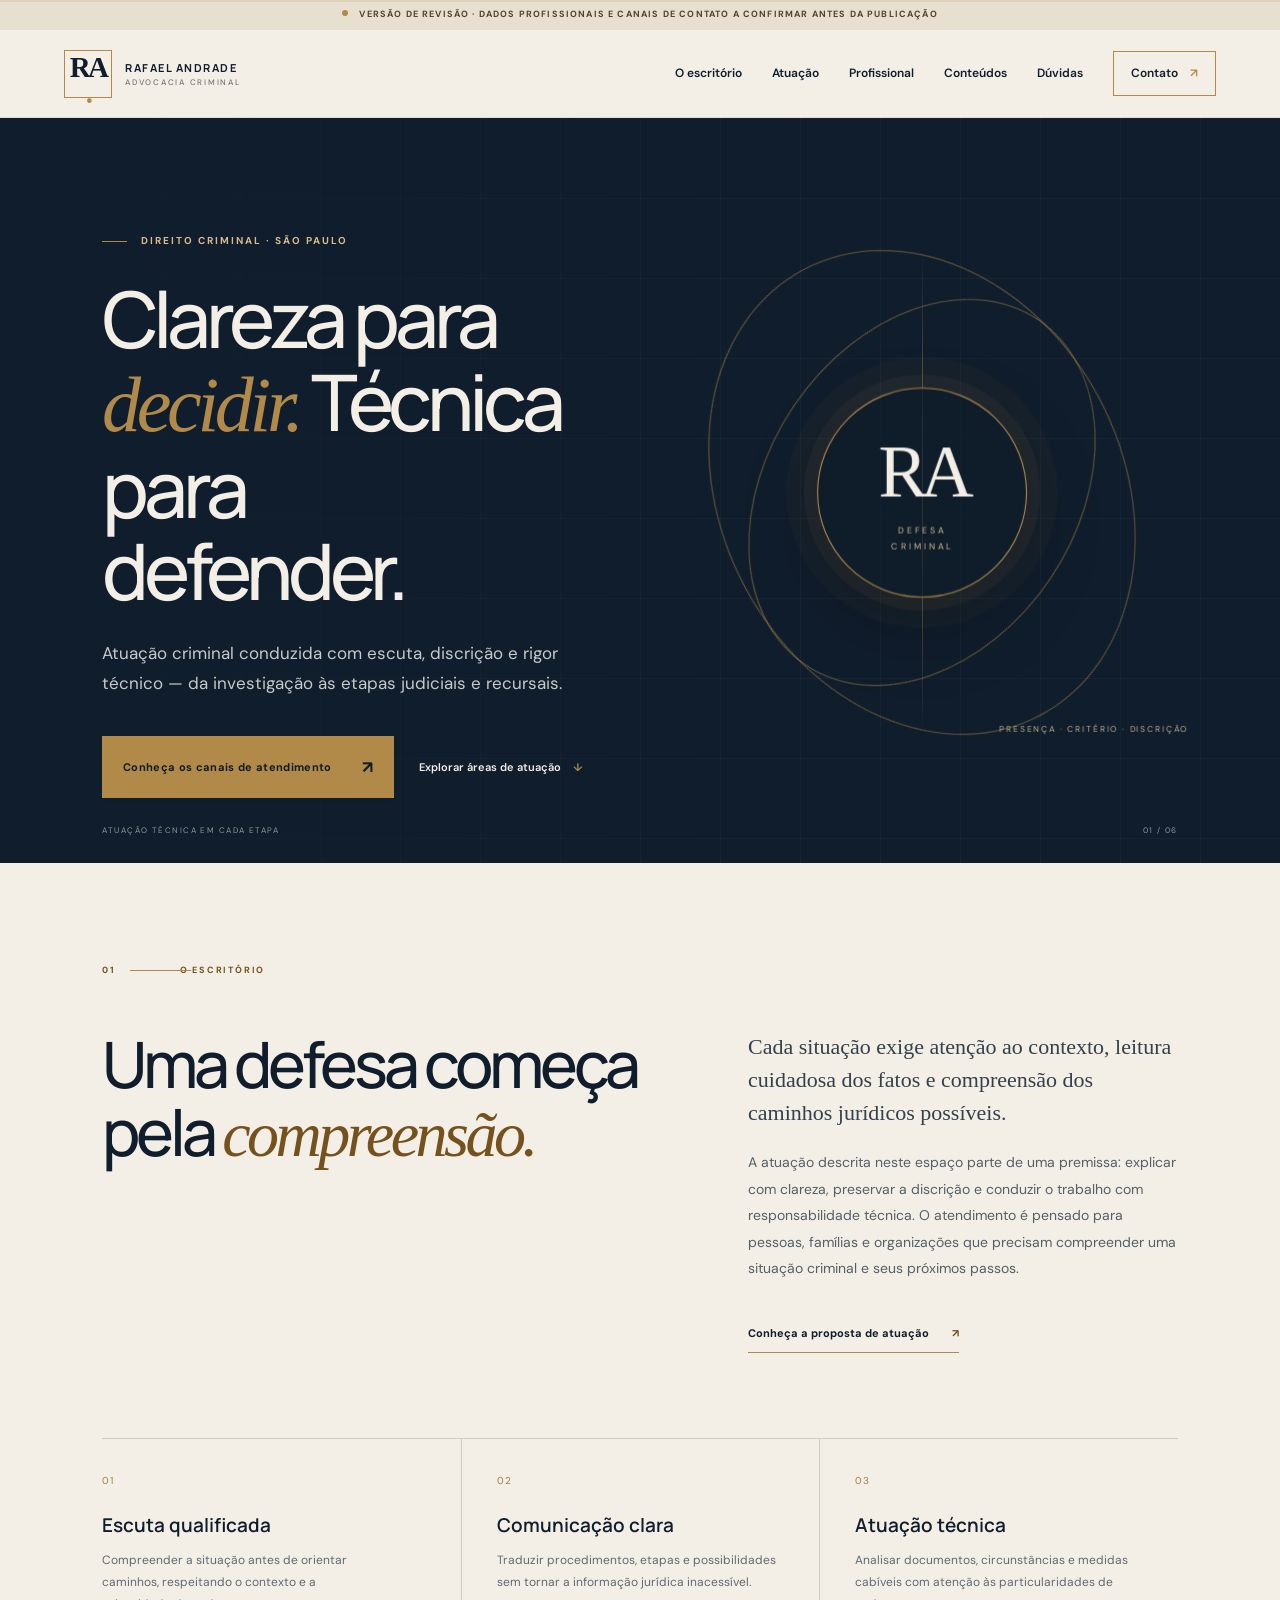
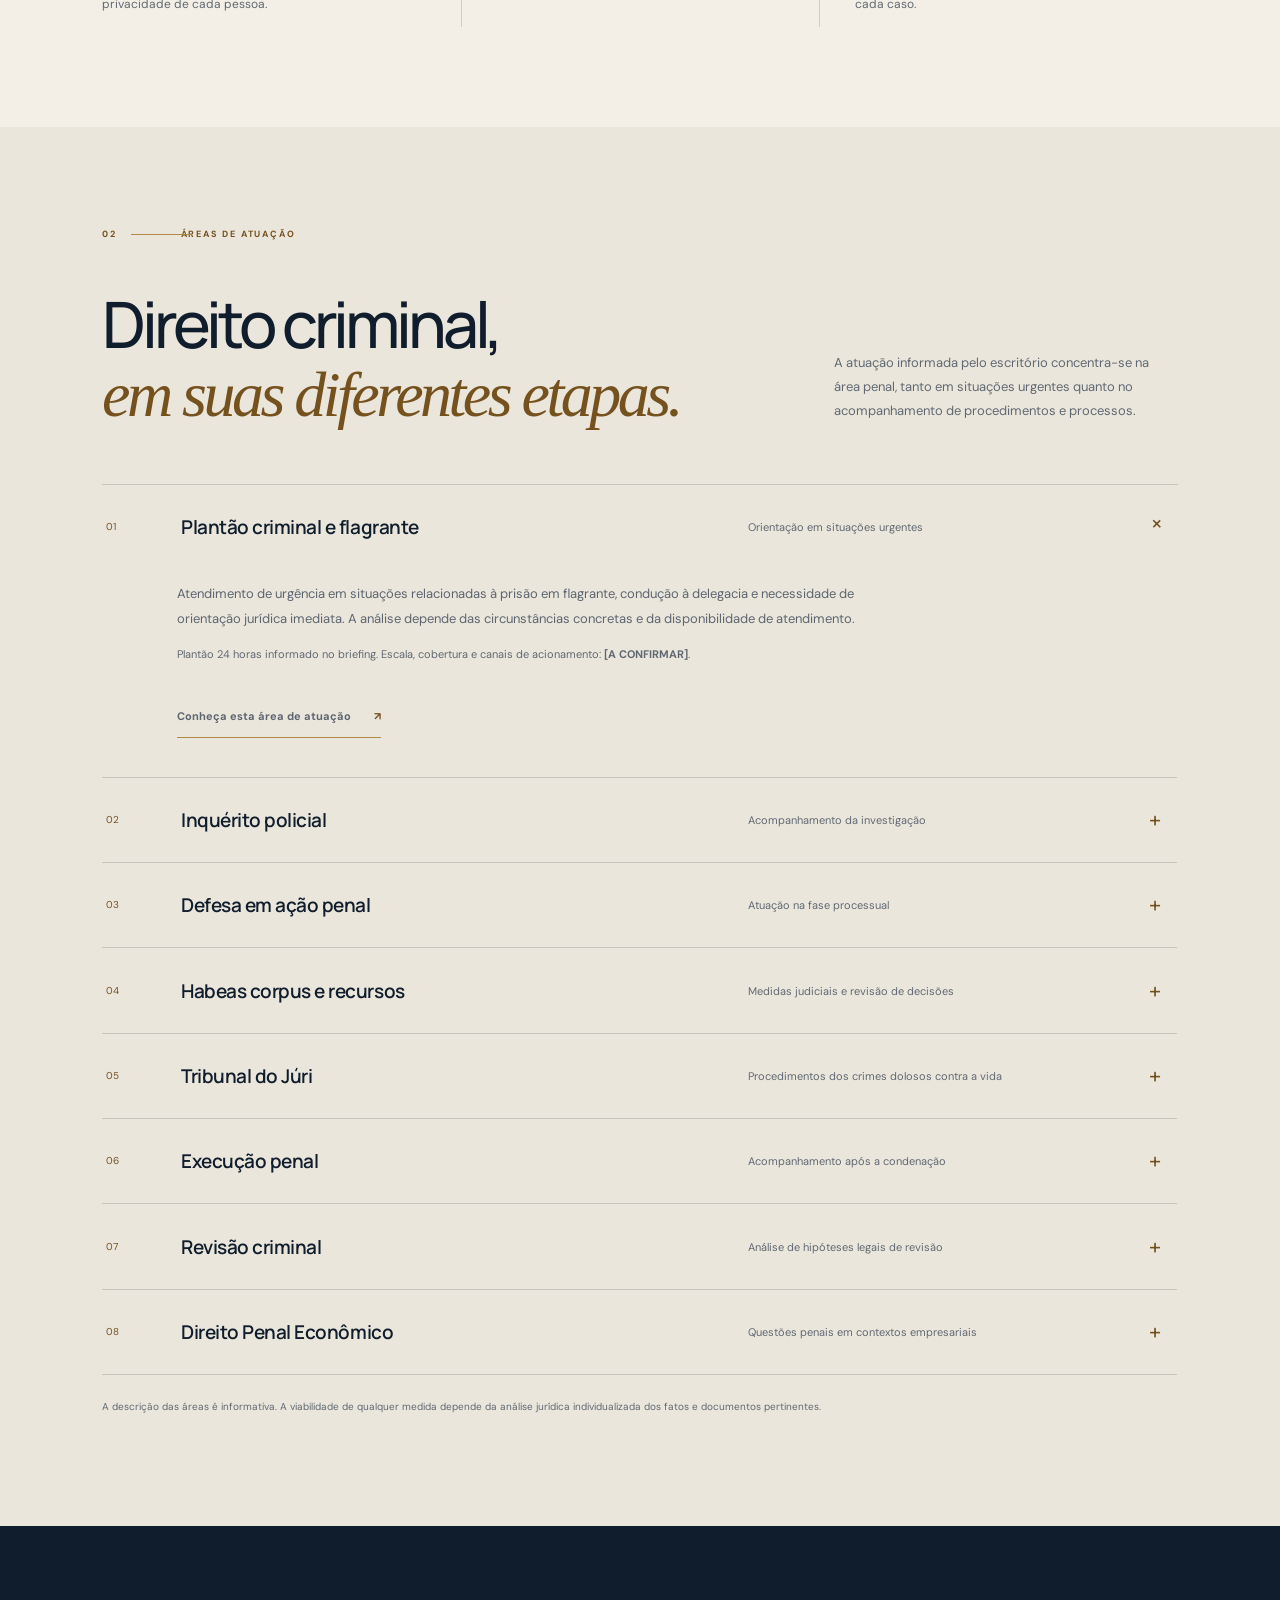
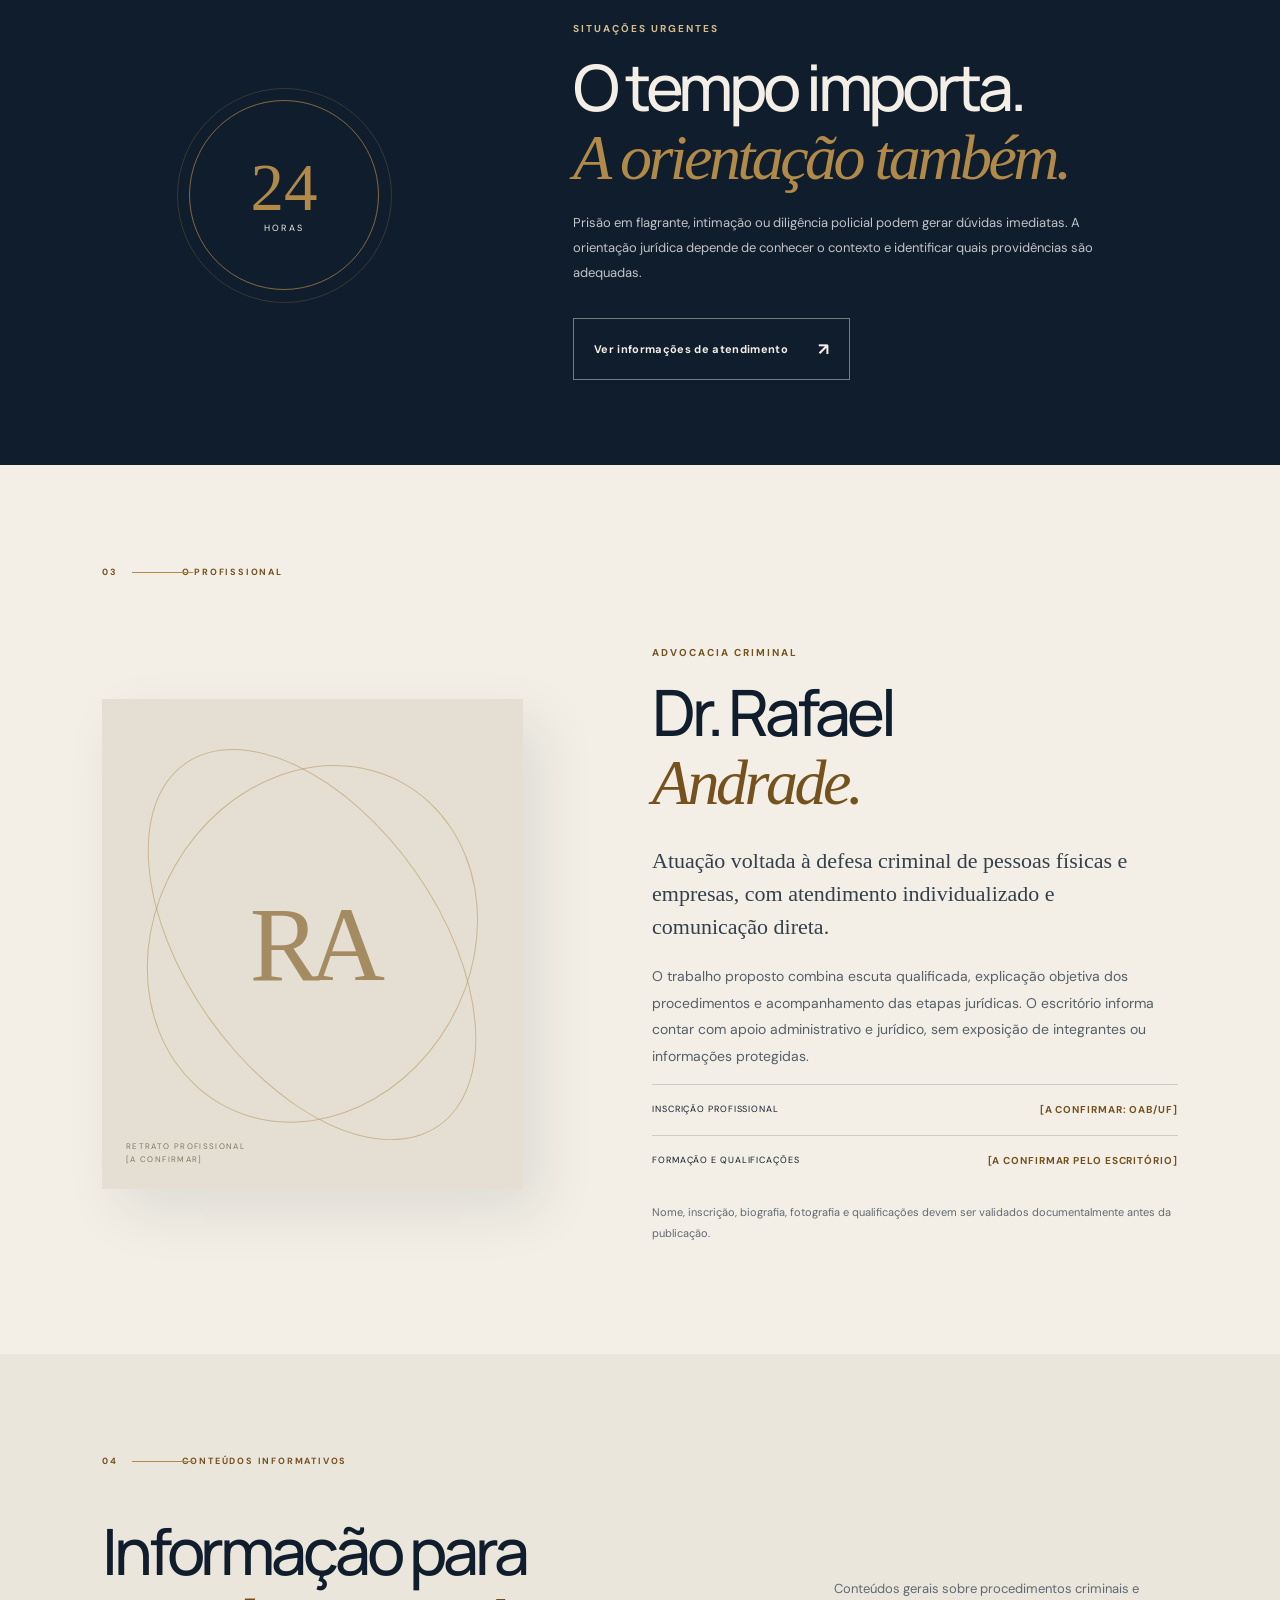
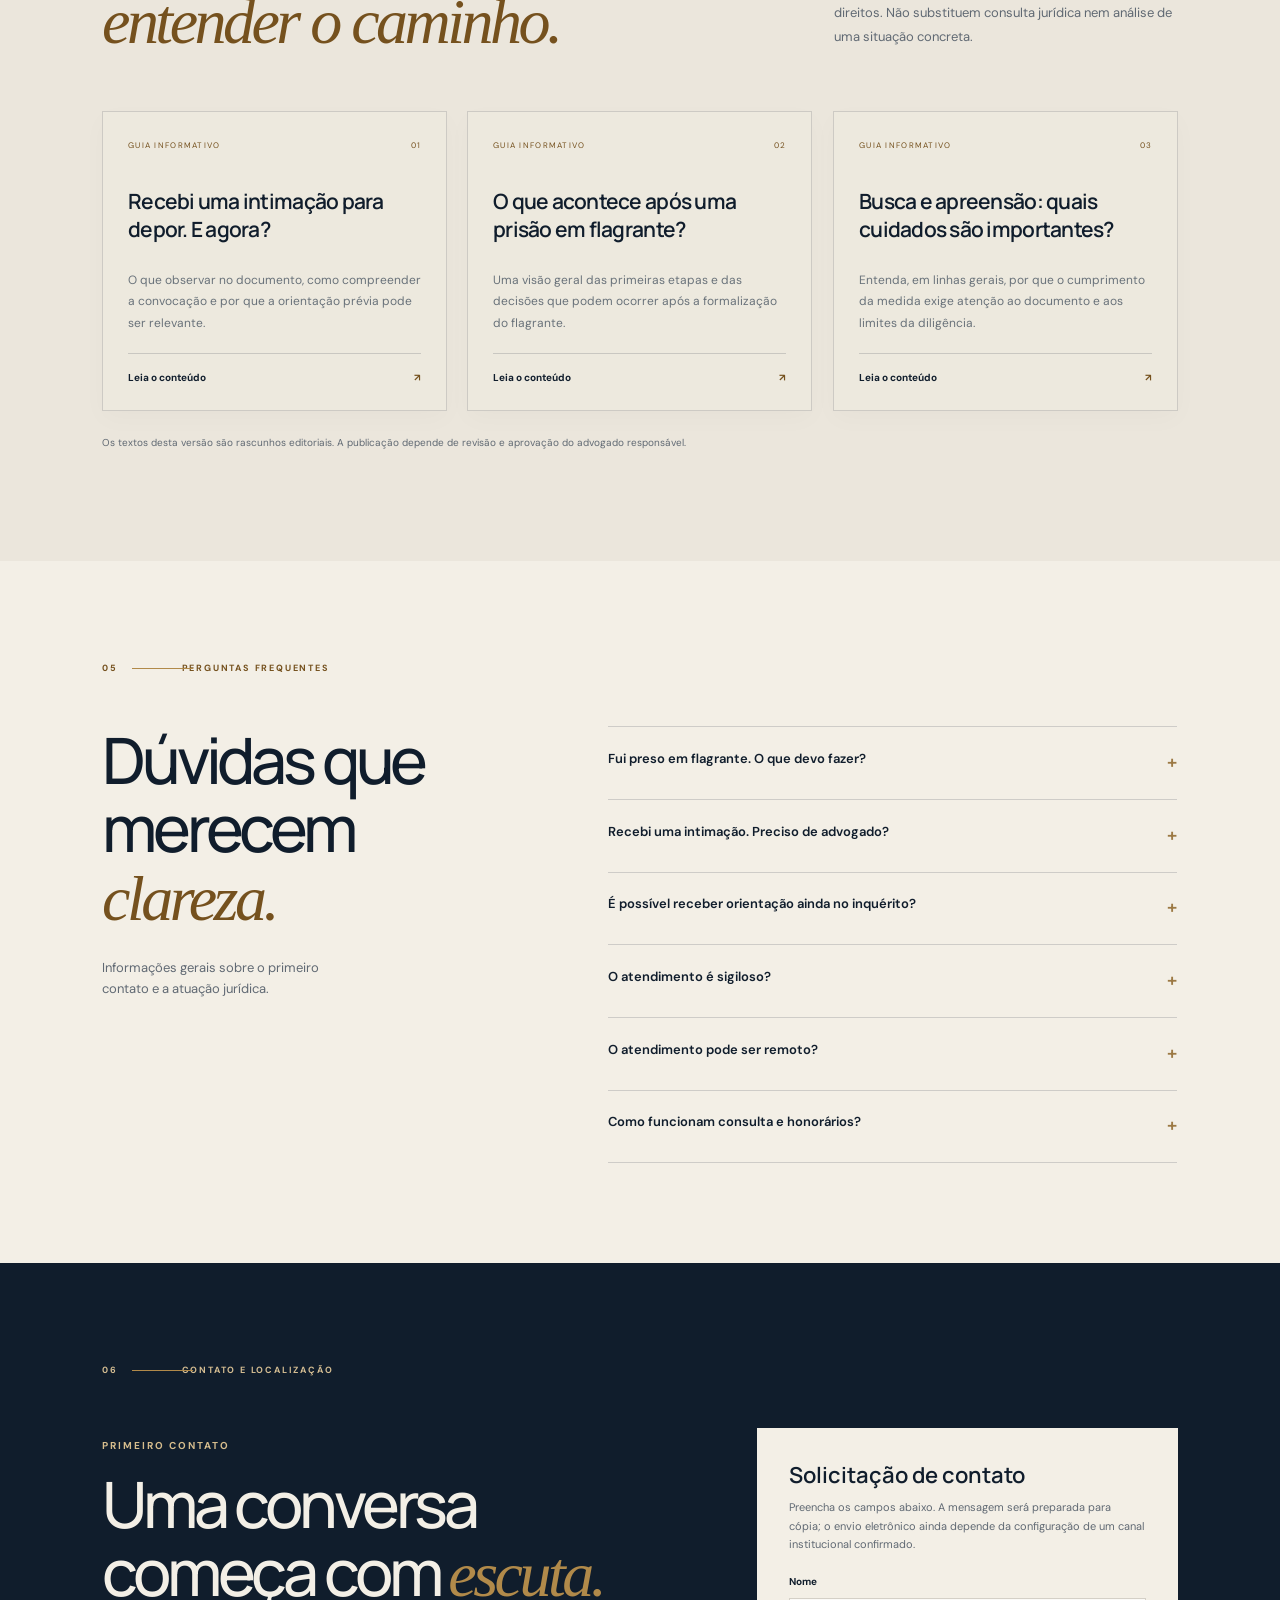
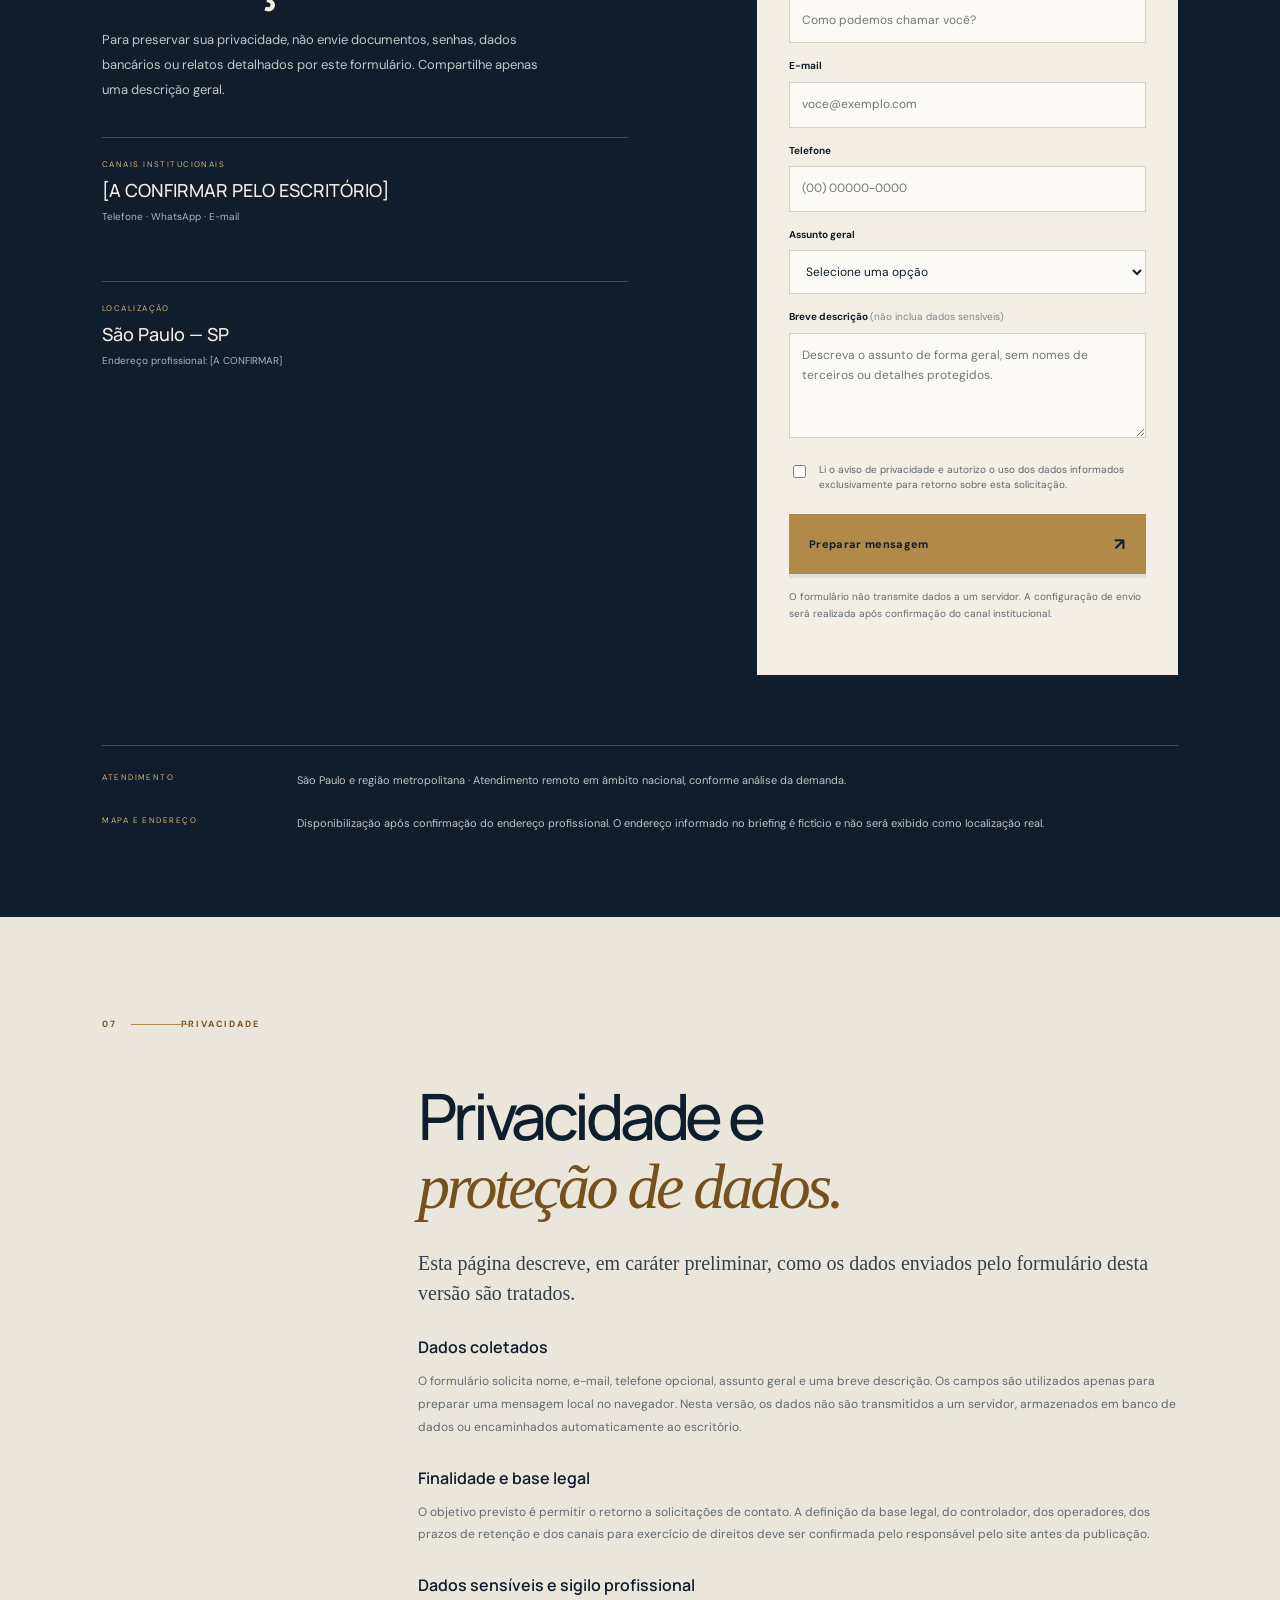
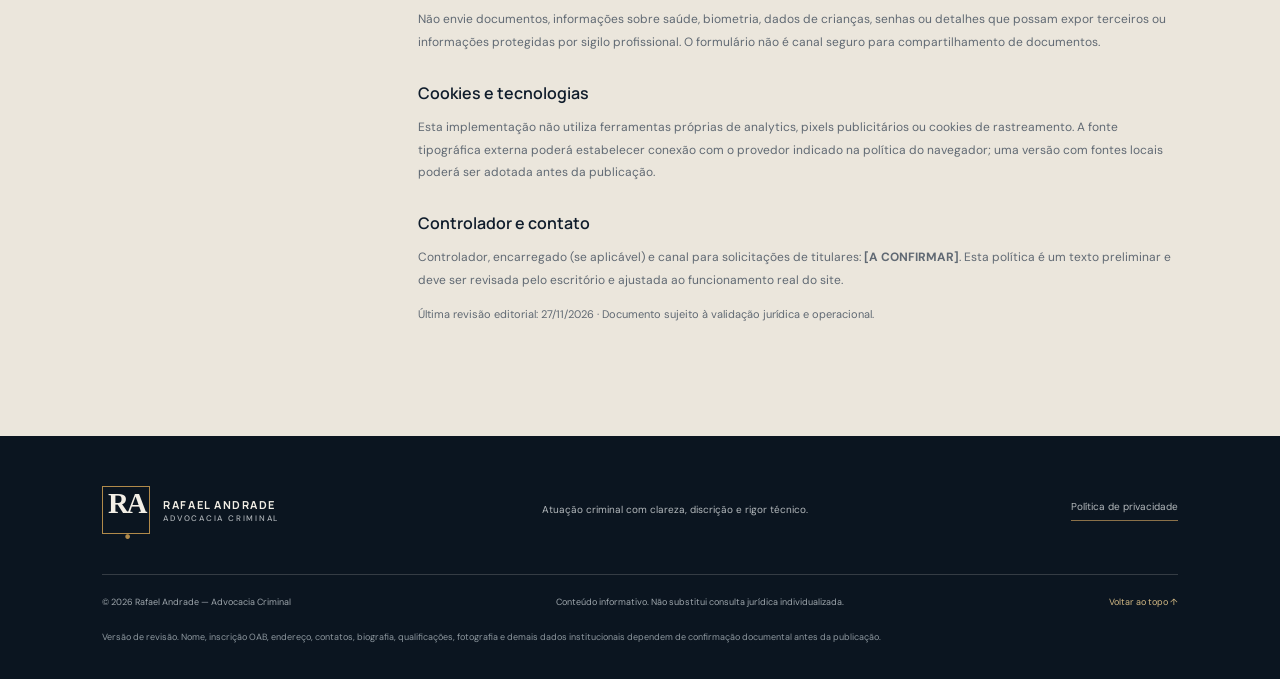
<file: index.html>
<!doctype html>
<html lang="pt-BR">
<head>
  <meta charset="utf-8">
  <meta name="viewport" content="width=device-width, initial-scale=1">
  <meta name="theme-color" content="#101D2C">
  <meta name="description" content="Advocacia criminal com atendimento individualizado, comunicação clara e atuação técnica nas diferentes etapas da persecução penal.">
  <meta property="og:type" content="website">
  <meta property="og:locale" content="pt_BR">
  <meta property="og:title" content="Rafael Andrade | Advocacia Criminal">
  <meta property="og:description" content="Defesa criminal com clareza, discrição e rigor técnico.">
  <title>Rafael Andrade | Advocacia Criminal</title>
  <link rel="preconnect" href="https://fonts.googleapis.com">
  <link rel="preconnect" href="https://fonts.gstatic.com" crossorigin>
  <link href="https://fonts.googleapis.com/css2?family=DM+Sans:wght@400;500;600;700&family=Manrope:wght@400;500;600;700;800&display=swap" rel="stylesheet">
  <link rel="stylesheet" href="./styles.css">
  <script type="application/ld+json">
  {"@context":"https://schema.org","@type":"LegalService","name":"Rafael Andrade — Advocacia Criminal","description":"Atuação em Direito Criminal e Direito Penal Econômico. Informações institucionais sujeitas à confirmação.","areaServed":[{"@type":"City","name":"São Paulo"},{"@type":"Country","name":"Brasil"}],"knowsAbout":["Direito Criminal","Direito Penal Econômico"]}
  </script>
</head>
<body>
  <a class="skip-link" href="#conteudo">Pular para o conteúdo</a>
  <div class="preview-bar" role="status"><span class="preview-dot"></span> VERSÃO DE REVISÃO · DADOS PROFISSIONAIS E CANAIS DE CONTATO A CONFIRMAR ANTES DA PUBLICAÇÃO</div>
  <header class="site-header">
    <a class="brand" href="#inicio" aria-label="Rafael Andrade Advocacia Criminal — início">
      <span class="brand-mark" aria-hidden="true">RA<span>·</span></span>
      <span class="brand-name">RAFAEL ANDRADE<small>ADVOCACIA CRIMINAL</small></span>
    </a>
    <button class="menu-toggle" aria-expanded="false" aria-controls="main-nav" aria-label="Abrir menu"><span></span><span></span></button>
    <nav id="main-nav" class="main-nav" aria-label="Navegação principal">
      <a href="#escritorio">O escritório</a><a href="#atuacao">Atuação</a><a href="#profissional">Profissional</a><a href="#conteudos">Conteúdos</a><a href="#duvidas">Dúvidas</a>
      <a class="nav-contact" href="#contato">Contato <span aria-hidden="true">↗</span></a>
    </nav>
  </header>
  <main id="conteudo">
    <section class="hero section-dark" id="inicio">
      <div class="hero-grid" aria-hidden="true"></div>
      <div class="hero-copy">
        <p class="eyebrow light"><span></span> DIREITO CRIMINAL · SÃO PAULO</p>
        <h1>Clareza para<br><em>decidir.</em> Técnica para<br>defender.</h1>
        <p class="hero-lead">Atuação criminal conduzida com escuta, discrição e rigor técnico — da investigação às etapas judiciais e recursais.</p>
        <div class="hero-actions"><a class="button button-gold" href="#contato">Conheça os canais de atendimento <span>↗</span></a><a class="text-link light-link" href="#atuacao">Explorar áreas de atuação <span>↓</span></a></div>
      </div>
      <div class="hero-art" aria-label="Composição gráfica abstrata inspirada em linhas arquitetônicas">
        <div class="art-orbit orbit-one"></div><div class="art-orbit orbit-two"></div><div class="art-vertical"></div>
        <div class="art-seal"><span>RA</span><small>DEFESA<br>CRIMINAL</small></div>
        <div class="art-caption">PRESENÇA · CRITÉRIO · DISCRIÇÃO</div>
      </div>
      <div class="hero-foot"><span>ATUAÇÃO TÉCNICA EM CADA ETAPA</span><span>01 / 06</span></div>
    </section>
    <section class="intro section-cream" id="escritorio">
      <div class="section-index">01 <i></i> O ESCRITÓRIO</div>
      <div class="intro-layout">
        <h2>Uma defesa começa<br>pela <em>compreensão.</em></h2>
        <div class="intro-text"><p class="lead">Cada situação exige atenção ao contexto, leitura cuidadosa dos fatos e compreensão dos caminhos jurídicos possíveis.</p><p>A atuação descrita neste espaço parte de uma premissa: explicar com clareza, preservar a discrição e conduzir o trabalho com responsabilidade técnica. O atendimento é pensado para pessoas, famílias e organizações que precisam compreender uma situação criminal e seus próximos passos.</p><a class="underlined-link" href="#profissional">Conheça a proposta de atuação <span>↗</span></a></div>
      </div>
      <div class="principles">
        <article><span>01</span><h3>Escuta qualificada</h3><p>Compreender a situação antes de orientar caminhos, respeitando o contexto e a privacidade de cada pessoa.</p></article>
        <article><span>02</span><h3>Comunicação clara</h3><p>Traduzir procedimentos, etapas e possibilidades sem tornar a informação jurídica inacessível.</p></article>
        <article><span>03</span><h3>Atuação técnica</h3><p>Analisar documentos, circunstâncias e medidas cabíveis com atenção às particularidades de cada caso.</p></article>
      </div>
    </section>
    <section class="practice section-paper" id="atuacao">
      <div class="section-index">02 <i></i> ÁREAS DE ATUAÇÃO</div>
      <div class="section-heading"><h2>Direito criminal,<br><em>em suas diferentes etapas.</em></h2><p>A atuação informada pelo escritório concentra-se na área penal, tanto em situações urgentes quanto no acompanhamento de procedimentos e processos.</p></div>
      <div class="practice-list">
        <details class="practice-item" open><summary><span class="practice-no">01</span><span class="practice-title">Plantão criminal e flagrante</span><span class="practice-desc">Orientação em situações urgentes</span><span class="plus">+</span></summary><div class="practice-body"><p>Atendimento de urgência em situações relacionadas à prisão em flagrante, condução à delegacia e necessidade de orientação jurídica imediata. A análise depende das circunstâncias concretas e da disponibilidade de atendimento.</p><p class="small-note">Plantão 24 horas informado no briefing. Escala, cobertura e canais de acionamento: <strong>[A CONFIRMAR]</strong>.</p><p><a class="underlined-link" href="./areas/plantao-criminal.html">Conheça esta área de atuação <span>↗</span></a></p></div></details>
        <details class="practice-item"><summary><span class="practice-no">02</span><span class="practice-title">Inquérito policial</span><span class="practice-desc">Acompanhamento da investigação</span><span class="plus">+</span></summary><div class="practice-body"><p>Acompanhamento jurídico durante a investigação, com análise das intimações, orientação para atos de oitiva, avaliação de medidas investigativas e exercício dos direitos da defesa, conforme o caso.</p><p><a class="underlined-link" href="./areas/inquerito-policial.html">Conheça esta área de atuação <span>↗</span></a></p></div></details>
        <details class="practice-item"><summary><span class="practice-no">03</span><span class="practice-title">Defesa em ação penal</span><span class="practice-desc">Atuação na fase processual</span><span class="plus">+</span></summary><div class="practice-body"><p>Atuação defensiva ao longo do processo criminal, incluindo análise da acusação, definição de estratégia processual, participação em audiências e acompanhamento dos atos judiciais.</p><p><a class="underlined-link" href="./areas/defesa-acao-penal.html">Conheça esta área de atuação <span>↗</span></a></p></div></details>
        <details class="practice-item"><summary><span class="practice-no">04</span><span class="practice-title">Habeas corpus e recursos</span><span class="practice-desc">Medidas judiciais e revisão de decisões</span><span class="plus">+</span></summary><div class="practice-body"><p>Estudo de medidas impugnativas e recursos previstos na legislação processual penal, inclusive habeas corpus quando presentes os requisitos jurídicos. A adequação depende da análise individualizada.</p><p><a class="underlined-link" href="./areas/habeas-corpus-recursos.html">Conheça esta área de atuação <span>↗</span></a></p></div></details>
        <details class="practice-item"><summary><span class="practice-no">05</span><span class="practice-title">Tribunal do Júri</span><span class="practice-desc">Procedimentos dos crimes dolosos contra a vida</span><span class="plus">+</span></summary><div class="practice-body"><p>Acompanhamento da defesa nos procedimentos de competência do Tribunal do Júri, observadas as etapas processuais e as particularidades de cada processo.</p><p><a class="underlined-link" href="./areas/tribunal-do-juri.html">Conheça esta área de atuação <span>↗</span></a></p></div></details>
        <details class="practice-item"><summary><span class="practice-no">06</span><span class="practice-title">Execução penal</span><span class="practice-desc">Acompanhamento após a condenação</span><span class="plus">+</span></summary><div class="practice-body"><p>Análise de questões relacionadas ao cumprimento da pena, incidentes da execução e requerimentos juridicamente cabíveis, de acordo com a situação processual.</p><p><a class="underlined-link" href="./areas/execucao-penal.html">Conheça esta área de atuação <span>↗</span></a></p></div></details>
        <details class="practice-item"><summary><span class="practice-no">07</span><span class="practice-title">Revisão criminal</span><span class="practice-desc">Análise de hipóteses legais de revisão</span><span class="plus">+</span></summary><div class="practice-body"><p>Estudo da possibilidade de revisão de condenação transitada em julgado nas hipóteses previstas em lei. A medida exige avaliação técnica dos fundamentos e dos elementos disponíveis.</p><p><a class="underlined-link" href="./areas/revisao-criminal.html">Conheça esta área de atuação <span>↗</span></a></p></div></details>
        <details class="practice-item"><summary><span class="practice-no">08</span><span class="practice-title">Direito Penal Econômico</span><span class="practice-desc">Questões penais em contextos empresariais</span><span class="plus">+</span></summary><div class="practice-body"><p>Atuação criminal em situações que envolvam atividades empresariais e profissionais, com análise de riscos penais, procedimentos investigativos e defesa em processos relacionados à atividade econômica.</p><p class="small-note">A utilização de título de especialista ou qualificação acadêmica depende de comprovação documental prévia.</p><p><a class="underlined-link" href="./areas/direito-penal-economico.html">Conheça esta área de atuação <span>↗</span></a></p></div></details>
      </div>
      <p class="practice-disclaimer">A descrição das áreas é informativa. A viabilidade de qualquer medida depende da análise jurídica individualizada dos fatos e documentos pertinentes.</p>
    </section>
    <section class="urgent section-dark">
      <div class="urgent-symbol" aria-hidden="true"><span>24</span><small>HORAS</small><i></i></div>
      <div><p class="eyebrow light">SITUAÇÕES URGENTES</p><h2>O tempo importa.<br><em>A orientação também.</em></h2><p>Prisão em flagrante, intimação ou diligência policial podem gerar dúvidas imediatas. A orientação jurídica depende de conhecer o contexto e identificar quais providências são adequadas.</p><a class="button button-outline" href="#contato">Ver informações de atendimento <span>↗</span></a></div>
    </section>
    <section class="professional section-cream" id="profissional">
      <div class="section-index">03 <i></i> O PROFISSIONAL</div>
      <div class="professional-layout">
        <div class="portrait-placeholder"><div class="portrait-monogram">RA</div><span>RETRATO PROFISSIONAL<br>[A CONFIRMAR]</span></div>
        <div class="professional-copy"><p class="eyebrow">ADVOCACIA CRIMINAL</p><h2>Dr. Rafael<br><em>Andrade.</em></h2><p class="lead">Atuação voltada à defesa criminal de pessoas físicas e empresas, com atendimento individualizado e comunicação direta.</p><p>O trabalho proposto combina escuta qualificada, explicação objetiva dos procedimentos e acompanhamento das etapas jurídicas. O escritório informa contar com apoio administrativo e jurídico, sem exposição de integrantes ou informações protegidas.</p><div class="credential-line"><span>INSCRIÇÃO PROFISSIONAL</span><strong>[A CONFIRMAR: OAB/UF]</strong></div><div class="credential-line"><span>FORMAÇÃO E QUALIFICAÇÕES</span><strong>[A CONFIRMAR PELO ESCRITÓRIO]</strong></div><p class="small-note">Nome, inscrição, biografia, fotografia e qualificações devem ser validados documentalmente antes da publicação.</p></div>
      </div>
    </section>
    <section class="editorial section-paper" id="conteudos">
      <div class="section-index">04 <i></i> CONTEÚDOS INFORMATIVOS</div>
      <div class="section-heading"><h2>Informação para<br><em>entender o caminho.</em></h2><p>Conteúdos gerais sobre procedimentos criminais e direitos. Não substituem consulta jurídica nem análise de uma situação concreta.</p></div>
      <div class="article-grid">
        <article class="article-card"><div class="article-meta"><span>GUIA INFORMATIVO</span><span>01</span></div><h3>Recebi uma intimação para depor. E agora?</h3><p>O que observar no documento, como compreender a convocação e por que a orientação prévia pode ser relevante.</p><details><summary>Leia o conteúdo <span>↗</span></summary><div class="article-full"><p>Uma intimação é uma comunicação formal para comparecimento a um ato. Antes de qualquer providência, é importante identificar o órgão responsável, a data, o horário, o local e a condição em que a pessoa foi chamada.</p><p>O contexto da convocação faz diferença. A pessoa pode ser chamada em diferentes condições processuais, e os direitos e deveres variam conforme a situação. Não é recomendável presumir o motivo ou a extensão do ato apenas pelo título do documento.</p><p>Em caso de dúvida, a pessoa pode buscar orientação jurídica antes do comparecimento, levando em consideração os limites legais de acesso às informações e o teor da convocação.</p><p class="small-note">Texto geral para revisão profissional antes da publicação.</p></div></details></article>
        <article class="article-card"><div class="article-meta"><span>GUIA INFORMATIVO</span><span>02</span></div><h3>O que acontece após uma prisão em flagrante?</h3><p>Uma visão geral das primeiras etapas e das decisões que podem ocorrer após a formalização do flagrante.</p><details><summary>Leia o conteúdo <span>↗</span></summary><div class="article-full"><p>A prisão em flagrante desencadeia uma sequência de atos previstos na legislação. A autoridade policial analisa as circunstâncias, formaliza os registros cabíveis e comunica a prisão às autoridades competentes e às pessoas indicadas em lei.</p><p>Na sequência, ocorre o controle judicial da prisão, que pode envolver audiência de custódia e análise da legalidade e da necessidade de manutenção da medida. As decisões possíveis dependem dos elementos do caso e dos requisitos legais.</p><p>Familiares devem evitar compartilhar informações sensíveis em canais públicos. A comunicação com a defesa deve ocorrer por meios reservados e com informações estritamente necessárias.</p><p class="small-note">Texto geral para revisão profissional antes da publicação.</p></div></details></article>
        <article class="article-card"><div class="article-meta"><span>GUIA INFORMATIVO</span><span>03</span></div><h3>Busca e apreensão: quais cuidados são importantes?</h3><p>Entenda, em linhas gerais, por que o cumprimento da medida exige atenção ao documento e aos limites da diligência.</p><details><summary>Leia o conteúdo <span>↗</span></summary><div class="article-full"><p>Uma busca e apreensão é uma medida submetida a requisitos legais. O mandado, quando exigido, delimita o objeto, o local e as condições da diligência, observadas as regras aplicáveis a cada hipótese.</p><p>Durante o cumprimento, é importante manter a calma, não obstruir a atuação das autoridades e buscar orientação jurídica. Em ambientes empresariais, a preservação de registros e a atenção aos limites da ordem podem ser especialmente relevantes.</p><p>Este texto não orienta condutas para ocultar, alterar ou destruir documentos. A análise de legalidade e de eventuais medidas deve ser feita por profissional habilitado, a partir dos elementos concretos.</p><p class="small-note">Texto geral para revisão profissional antes da publicação.</p></div></details></article>
      </div>
      <p class="editorial-note">Os textos desta versão são rascunhos editoriais. A publicação depende de revisão e aprovação do advogado responsável.</p>
    </section>
    <section class="faq section-cream" id="duvidas">
      <div class="section-index">05 <i></i> PERGUNTAS FREQUENTES</div>
      <div class="faq-layout"><div><h2>Dúvidas que<br>merecem <em>clareza.</em></h2><p>Informações gerais sobre o primeiro contato e a atuação jurídica.</p></div><div class="faq-list">
        <details><summary>Fui preso em flagrante. O que devo fazer?<span>+</span></summary><p>É importante buscar assistência jurídica o quanto antes e informar, de forma reservada, o que ocorreu. Familiares podem reunir dados básicos sobre o local da ocorrência e a autoridade responsável, sem divulgar informações pessoais em redes sociais.</p></details>
        <details><summary>Recebi uma intimação. Preciso de advogado?<span>+</span></summary><p>A necessidade e a forma de assistência dependem da condição em que você foi chamado e do assunto tratado. A leitura do documento e a orientação jurídica prévia ajudam a compreender direitos, deveres e próximos passos.</p></details>
        <details><summary>É possível receber orientação ainda no inquérito?<span>+</span></summary><p>Sim. A assistência jurídica pode ocorrer na fase investigativa, respeitados os limites legais de acesso aos elementos já documentados e as particularidades do procedimento.</p></details>
        <details><summary>O atendimento é sigiloso?<span>+</span></summary><p>A advocacia é regida por deveres legais e éticos de sigilo profissional. O tratamento de informações deve observar esses deveres e as regras de proteção de dados. Evite enviar documentos ou detalhes sensíveis por formulários abertos.</p></details>
        <details><summary>O atendimento pode ser remoto?<span>+</span></summary><p>O briefing informa atendimento remoto em âmbito nacional. A possibilidade de condução de cada demanda depende da análise do caso, dos atos necessários e das regras de competência e atuação profissional.</p></details>
        <details><summary>Como funcionam consulta e honorários?<span>+</span></summary><p>Condições de consulta e honorários são tratadas diretamente, de forma individualizada e conforme as regras profissionais aplicáveis. Nenhum valor ou condição é divulgado nesta página.</p></details>
      </div></div>
    </section>
    <section class="contact section-dark" id="contato">
      <div class="section-index light-index">06 <i></i> CONTATO E LOCALIZAÇÃO</div>
      <div class="contact-layout"><div><p class="eyebrow light">PRIMEIRO CONTATO</p><h2>Uma conversa<br>começa com <em>escuta.</em></h2><p>Para preservar sua privacidade, não envie documentos, senhas, dados bancários ou relatos detalhados por este formulário. Compartilhe apenas uma descrição geral.</p><div class="contact-placeholder"><span>CANAIS INSTITUCIONAIS</span><strong>[A CONFIRMAR PELO ESCRITÓRIO]</strong><small>Telefone · WhatsApp · E-mail</small></div><div class="location-placeholder"><span>LOCALIZAÇÃO</span><strong>São Paulo — SP</strong><small>Endereço profissional: [A CONFIRMAR]</small></div></div>
        <form id="contact-form" class="contact-form" novalidate>
          <h3>Solicitação de contato</h3><p>Preencha os campos abaixo. A mensagem será preparada para cópia; o envio eletrônico ainda depende da configuração de um canal institucional confirmado.</p>
          <label for="name">Nome</label><input id="name" name="name" autocomplete="name" required maxlength="100" placeholder="Como podemos chamar você?">
          <label for="email">E-mail</label><input id="email" name="email" type="email" autocomplete="email" required maxlength="160" placeholder="voce@exemplo.com">
          <label for="phone">Telefone</label><input id="phone" name="phone" type="tel" autocomplete="tel" maxlength="30" placeholder="(00) 00000-0000">
          <label for="subject">Assunto geral</label><select id="subject" name="subject" required><option value="">Selecione uma opção</option><option>Urgência criminal</option><option>Investigação ou inquérito</option><option>Processo criminal</option><option>Direito Penal Econômico</option><option>Outro assunto</option></select>
          <label for="message">Breve descrição <span>(não inclua dados sensíveis)</span></label><textarea id="message" name="message" rows="4" maxlength="500" required placeholder="Descreva o assunto de forma geral, sem nomes de terceiros ou detalhes protegidos."></textarea>
          <label class="consent"><input type="checkbox" id="consent" required><span>Li o aviso de privacidade e autorizo o uso dos dados informados exclusivamente para retorno sobre esta solicitação.</span></label>
          <button class="button button-gold form-submit" type="submit">Preparar mensagem <span>↗</span></button>
          <p id="form-status" class="form-status" role="status" aria-live="polite">O formulário não transmite dados a um servidor. A configuração de envio será realizada após confirmação do canal institucional.</p>
        </form>
      </div>
      <div class="map-note"><span>ATENDIMENTO</span><p>São Paulo e região metropolitana · Atendimento remoto em âmbito nacional, conforme análise da demanda.</p><span>MAPA E ENDEREÇO</span><p>Disponibilização após confirmação do endereço profissional. O endereço informado no briefing é fictício e não será exibido como localização real.</p></div>
    </section>
    <section class="privacy section-paper" id="privacidade">
      <div class="section-index">07 <i></i> PRIVACIDADE</div>
      <div class="privacy-content"><h2>Privacidade e<br><em>proteção de dados.</em></h2><p class="lead">Esta página descreve, em caráter preliminar, como os dados enviados pelo formulário desta versão são tratados.</p><h3>Dados coletados</h3><p>O formulário solicita nome, e-mail, telefone opcional, assunto geral e uma breve descrição. Os campos são utilizados apenas para preparar uma mensagem local no navegador. Nesta versão, os dados não são transmitidos a um servidor, armazenados em banco de dados ou encaminhados automaticamente ao escritório.</p><h3>Finalidade e base legal</h3><p>O objetivo previsto é permitir o retorno a solicitações de contato. A definição da base legal, do controlador, dos operadores, dos prazos de retenção e dos canais para exercício de direitos deve ser confirmada pelo responsável pelo site antes da publicação.</p><h3>Dados sensíveis e sigilo profissional</h3><p>Não envie documentos, informações sobre saúde, biometria, dados de crianças, senhas ou detalhes que possam expor terceiros ou informações protegidas por sigilo profissional. O formulário não é canal seguro para compartilhamento de documentos.</p><h3>Cookies e tecnologias</h3><p>Esta implementação não utiliza ferramentas próprias de analytics, pixels publicitários ou cookies de rastreamento. A fonte tipográfica externa poderá estabelecer conexão com o provedor indicado na política do navegador; uma versão com fontes locais poderá ser adotada antes da publicação.</p><h3>Controlador e contato</h3><p>Controlador, encarregado (se aplicável) e canal para solicitações de titulares: <strong>[A CONFIRMAR]</strong>. Esta política é um texto preliminar e deve ser revisada pelo escritório e ajustada ao funcionamento real do site.</p><p class="small-note">Última revisão editorial: 27/11/2026 · Documento sujeito à validação jurídica e operacional.</p></div>
    </section>
  </main>
  <footer class="site-footer">
    <div class="footer-main"><a class="brand footer-brand" href="#inicio"><span class="brand-mark">RA<span>·</span></span><span class="brand-name">RAFAEL ANDRADE<small>ADVOCACIA CRIMINAL</small></span></a><p>Atuação criminal com clareza, discrição e rigor técnico.</p><a href="#privacidade">Política de privacidade</a></div>
    <div class="footer-bottom"><span>© <span id="year"></span> Rafael Andrade — Advocacia Criminal</span><span>Conteúdo informativo. Não substitui consulta jurídica individualizada.</span><a href="#inicio">Voltar ao topo ↑</a></div>
    <p class="footer-review">Versão de revisão. Nome, inscrição OAB, endereço, contatos, biografia, qualificações, fotografia e demais dados institucionais dependem de confirmação documental antes da publicação.</p>
  </footer>
  <script src="./app.js" defer></script>
</body>
</html>
</file>
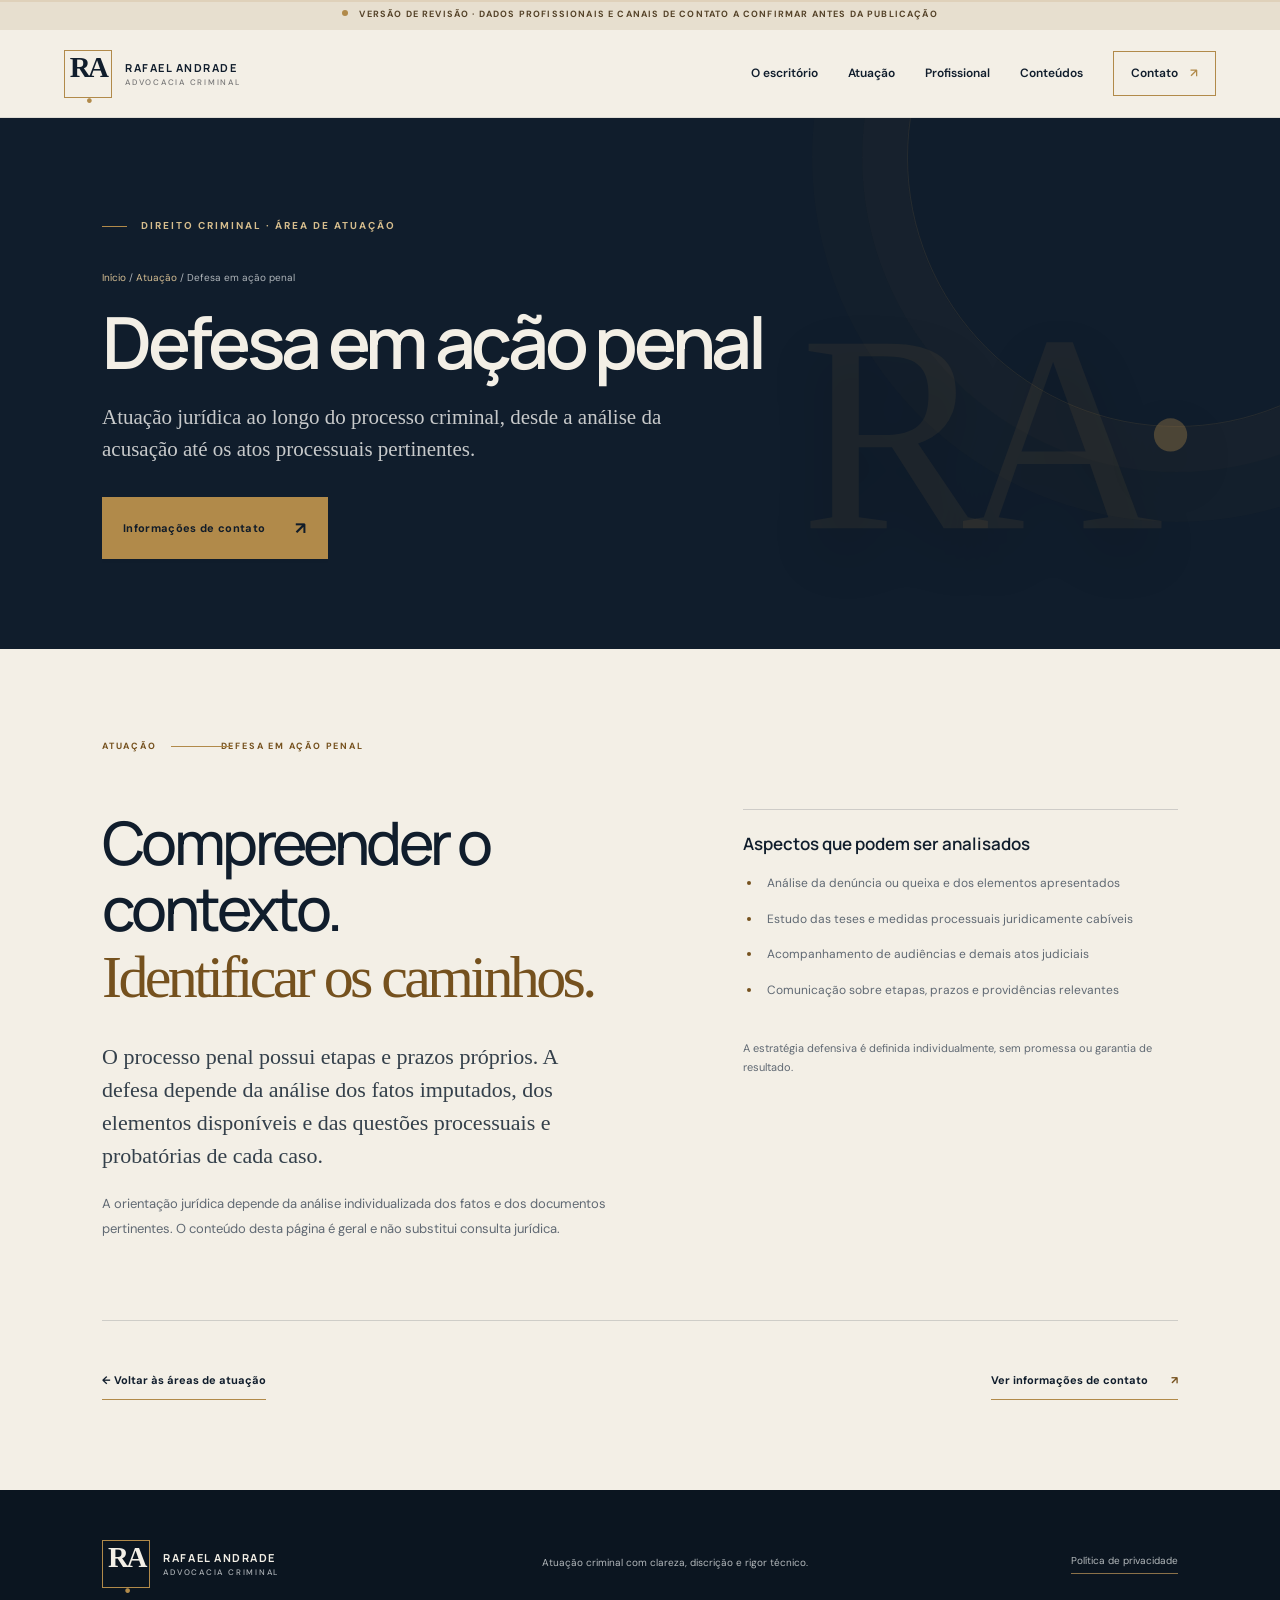
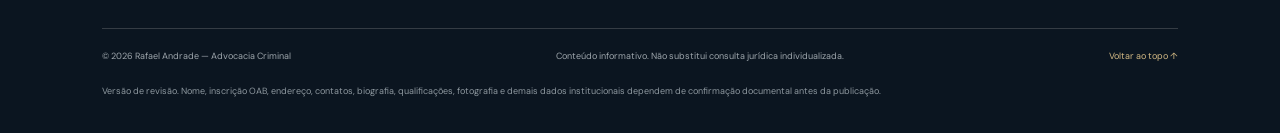
<file: areas/defesa-acao-penal.html>
<!doctype html>
<html lang="pt-BR"><head><meta charset="utf-8"><meta name="viewport" content="width=device-width, initial-scale=1"><meta name="theme-color" content="#101D2C"><meta name="description" content="Atuação jurídica ao longo do processo criminal, desde a análise da acusação até os atos processuais pertinentes."><meta property="og:type" content="website"><meta property="og:locale" content="pt_BR"><meta property="og:title" content="Defesa em ação penal | Rafael Andrade"><meta property="og:description" content="Atuação jurídica ao longo do processo criminal, desde a análise da acusação até os atos processuais pertinentes."><title>Defesa em ação penal | Rafael Andrade — Advocacia Criminal</title><link rel="preconnect" href="https://fonts.googleapis.com"><link rel="preconnect" href="https://fonts.gstatic.com" crossorigin><link href="https://fonts.googleapis.com/css2?family=DM+Sans:wght@400;500;600;700&family=Manrope:wght@400;500;600;700;800&display=swap" rel="stylesheet"><link rel="stylesheet" href="../styles.css"></head>
<body><a class="skip-link" href="#conteudo">Pular para o conteúdo</a><div class="preview-bar" role="status"><span class="preview-dot"></span> VERSÃO DE REVISÃO · DADOS PROFISSIONAIS E CANAIS DE CONTATO A CONFIRMAR ANTES DA PUBLICAÇÃO</div><header class="site-header"><a class="brand" href="../index.html#inicio" aria-label="Rafael Andrade Advocacia Criminal — início"><span class="brand-mark">RA<span>·</span></span><span class="brand-name">RAFAEL ANDRADE<small>ADVOCACIA CRIMINAL</small></span></a><button class="menu-toggle" aria-expanded="false" aria-controls="main-nav" aria-label="Abrir menu"><span></span><span></span></button><nav id="main-nav" class="main-nav area-nav" aria-label="Navegação principal"><a href="../index.html#escritorio">O escritório</a><a href="../index.html#atuacao">Atuação</a><a href="../index.html#profissional">Profissional</a><a href="../index.html#conteudos">Conteúdos</a><a class="nav-contact" href="../index.html#contato">Contato <span>↗</span></a></nav></header>
<main id="conteudo"><section class="area-hero section-dark"><div class="area-hero-inner"><p class="eyebrow light"><span></span> DIREITO CRIMINAL · ÁREA DE ATUAÇÃO</p><p class="area-breadcrumb"><a href="../index.html#inicio">Início</a> / <a href="../index.html#atuacao">Atuação</a> / Defesa em ação penal</p><h1>Defesa em ação penal</h1><p class="area-lead">Atuação jurídica ao longo do processo criminal, desde a análise da acusação até os atos processuais pertinentes.</p><a class="button button-gold" href="../index.html#contato">Informações de contato <span>↗</span></a></div><div class="area-number" aria-hidden="true">RA<span>·</span></div></section>
<section class="area-content section-cream"><div class="section-index">ATUAÇÃO <i></i> DEFESA EM AÇÃO PENAL</div><div class="area-content-grid"><div><h2>Compreender o contexto.<br><em>Identificar os caminhos.</em></h2><p class="lead">O processo penal possui etapas e prazos próprios. A defesa depende da análise dos fatos imputados, dos elementos disponíveis e das questões processuais e probatórias de cada caso.</p><p>A orientação jurídica depende da análise individualizada dos fatos e dos documentos pertinentes. O conteúdo desta página é geral e não substitui consulta jurídica.</p></div><div class="area-scope"><h3>Aspectos que podem ser analisados</h3><ul><li>Análise da denúncia ou queixa e dos elementos apresentados</li><li>Estudo das teses e medidas processuais juridicamente cabíveis</li><li>Acompanhamento de audiências e demais atos judiciais</li><li>Comunicação sobre etapas, prazos e providências relevantes</li></ul><p class="small-note">A estratégia defensiva é definida individualmente, sem promessa ou garantia de resultado.</p></div></div><div class="area-bottom"><a class="underlined-link" href="../index.html#atuacao">← Voltar às áreas de atuação</a><a class="underlined-link" href="../index.html#contato">Ver informações de contato <span>↗</span></a></div></section></main>
<footer class="site-footer"><div class="footer-main"><a class="brand footer-brand" href="../index.html#inicio"><span class="brand-mark">RA<span>·</span></span><span class="brand-name">RAFAEL ANDRADE<small>ADVOCACIA CRIMINAL</small></span></a><p>Atuação criminal com clareza, discrição e rigor técnico.</p><a href="../index.html#privacidade">Política de privacidade</a></div><div class="footer-bottom"><span>© <span id="year"></span> Rafael Andrade — Advocacia Criminal</span><span>Conteúdo informativo. Não substitui consulta jurídica individualizada.</span><a href="#conteudo">Voltar ao topo ↑</a></div><p class="footer-review">Versão de revisão. Nome, inscrição OAB, endereço, contatos, biografia, qualificações, fotografia e demais dados institucionais dependem de confirmação documental antes da publicação.</p></footer><script src="../app.js" defer></script></body></html>
</file>
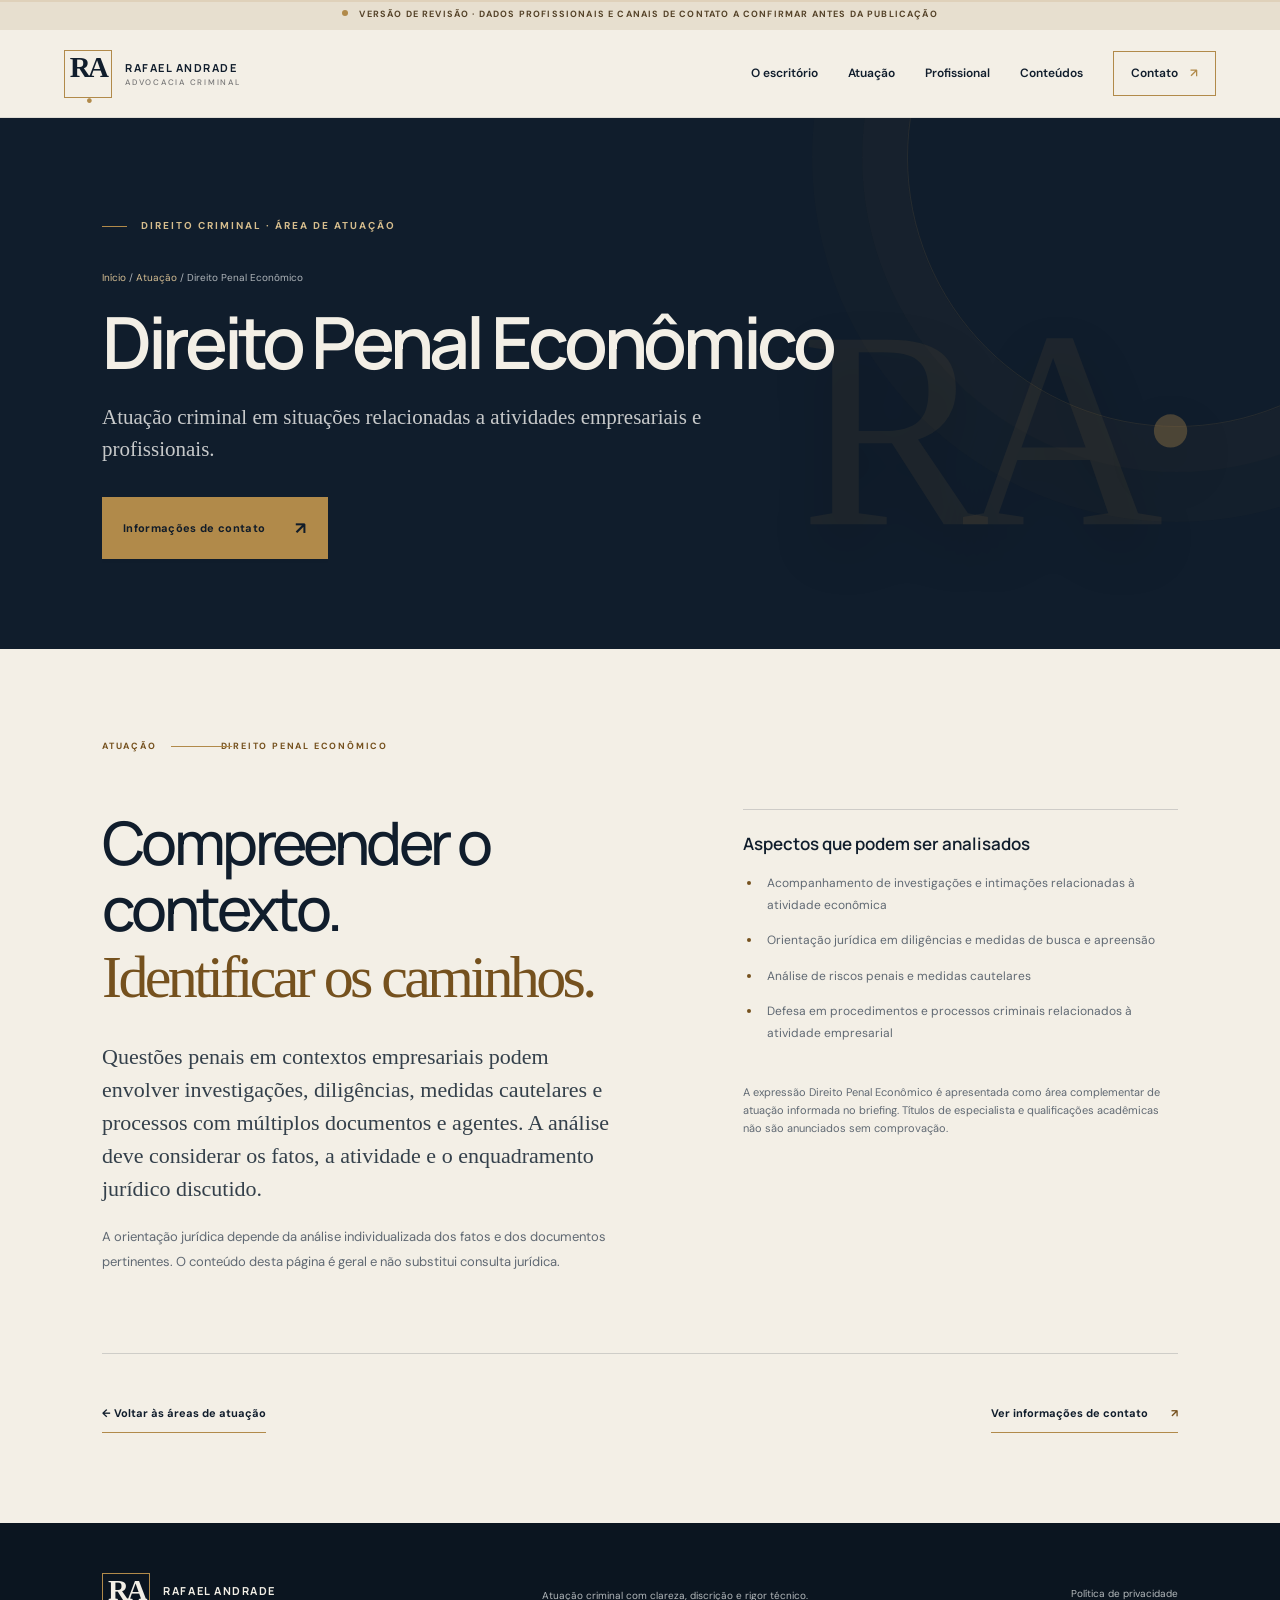
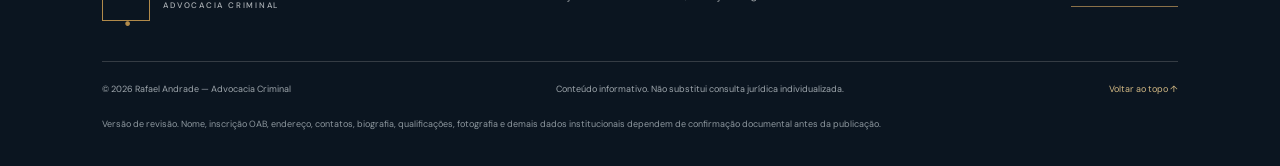
<file: areas/direito-penal-economico.html>
<!doctype html>
<html lang="pt-BR"><head><meta charset="utf-8"><meta name="viewport" content="width=device-width, initial-scale=1"><meta name="theme-color" content="#101D2C"><meta name="description" content="Atuação criminal em situações relacionadas a atividades empresariais e profissionais."><meta property="og:type" content="website"><meta property="og:locale" content="pt_BR"><meta property="og:title" content="Direito Penal Econômico | Rafael Andrade"><meta property="og:description" content="Atuação criminal em situações relacionadas a atividades empresariais e profissionais."><title>Direito Penal Econômico | Rafael Andrade — Advocacia Criminal</title><link rel="preconnect" href="https://fonts.googleapis.com"><link rel="preconnect" href="https://fonts.gstatic.com" crossorigin><link href="https://fonts.googleapis.com/css2?family=DM+Sans:wght@400;500;600;700&family=Manrope:wght@400;500;600;700;800&display=swap" rel="stylesheet"><link rel="stylesheet" href="../styles.css"></head>
<body><a class="skip-link" href="#conteudo">Pular para o conteúdo</a><div class="preview-bar" role="status"><span class="preview-dot"></span> VERSÃO DE REVISÃO · DADOS PROFISSIONAIS E CANAIS DE CONTATO A CONFIRMAR ANTES DA PUBLICAÇÃO</div><header class="site-header"><a class="brand" href="../index.html#inicio" aria-label="Rafael Andrade Advocacia Criminal — início"><span class="brand-mark">RA<span>·</span></span><span class="brand-name">RAFAEL ANDRADE<small>ADVOCACIA CRIMINAL</small></span></a><button class="menu-toggle" aria-expanded="false" aria-controls="main-nav" aria-label="Abrir menu"><span></span><span></span></button><nav id="main-nav" class="main-nav area-nav" aria-label="Navegação principal"><a href="../index.html#escritorio">O escritório</a><a href="../index.html#atuacao">Atuação</a><a href="../index.html#profissional">Profissional</a><a href="../index.html#conteudos">Conteúdos</a><a class="nav-contact" href="../index.html#contato">Contato <span>↗</span></a></nav></header>
<main id="conteudo"><section class="area-hero section-dark"><div class="area-hero-inner"><p class="eyebrow light"><span></span> DIREITO CRIMINAL · ÁREA DE ATUAÇÃO</p><p class="area-breadcrumb"><a href="../index.html#inicio">Início</a> / <a href="../index.html#atuacao">Atuação</a> / Direito Penal Econômico</p><h1>Direito Penal Econômico</h1><p class="area-lead">Atuação criminal em situações relacionadas a atividades empresariais e profissionais.</p><a class="button button-gold" href="../index.html#contato">Informações de contato <span>↗</span></a></div><div class="area-number" aria-hidden="true">RA<span>·</span></div></section>
<section class="area-content section-cream"><div class="section-index">ATUAÇÃO <i></i> DIREITO PENAL ECONÔMICO</div><div class="area-content-grid"><div><h2>Compreender o contexto.<br><em>Identificar os caminhos.</em></h2><p class="lead">Questões penais em contextos empresariais podem envolver investigações, diligências, medidas cautelares e processos com múltiplos documentos e agentes. A análise deve considerar os fatos, a atividade e o enquadramento jurídico discutido.</p><p>A orientação jurídica depende da análise individualizada dos fatos e dos documentos pertinentes. O conteúdo desta página é geral e não substitui consulta jurídica.</p></div><div class="area-scope"><h3>Aspectos que podem ser analisados</h3><ul><li>Acompanhamento de investigações e intimações relacionadas à atividade econômica</li><li>Orientação jurídica em diligências e medidas de busca e apreensão</li><li>Análise de riscos penais e medidas cautelares</li><li>Defesa em procedimentos e processos criminais relacionados à atividade empresarial</li></ul><p class="small-note">A expressão Direito Penal Econômico é apresentada como área complementar de atuação informada no briefing. Títulos de especialista e qualificações acadêmicas não são anunciados sem comprovação.</p></div></div><div class="area-bottom"><a class="underlined-link" href="../index.html#atuacao">← Voltar às áreas de atuação</a><a class="underlined-link" href="../index.html#contato">Ver informações de contato <span>↗</span></a></div></section></main>
<footer class="site-footer"><div class="footer-main"><a class="brand footer-brand" href="../index.html#inicio"><span class="brand-mark">RA<span>·</span></span><span class="brand-name">RAFAEL ANDRADE<small>ADVOCACIA CRIMINAL</small></span></a><p>Atuação criminal com clareza, discrição e rigor técnico.</p><a href="../index.html#privacidade">Política de privacidade</a></div><div class="footer-bottom"><span>© <span id="year"></span> Rafael Andrade — Advocacia Criminal</span><span>Conteúdo informativo. Não substitui consulta jurídica individualizada.</span><a href="#conteudo">Voltar ao topo ↑</a></div><p class="footer-review">Versão de revisão. Nome, inscrição OAB, endereço, contatos, biografia, qualificações, fotografia e demais dados institucionais dependem de confirmação documental antes da publicação.</p></footer><script src="../app.js" defer></script></body></html>
</file>
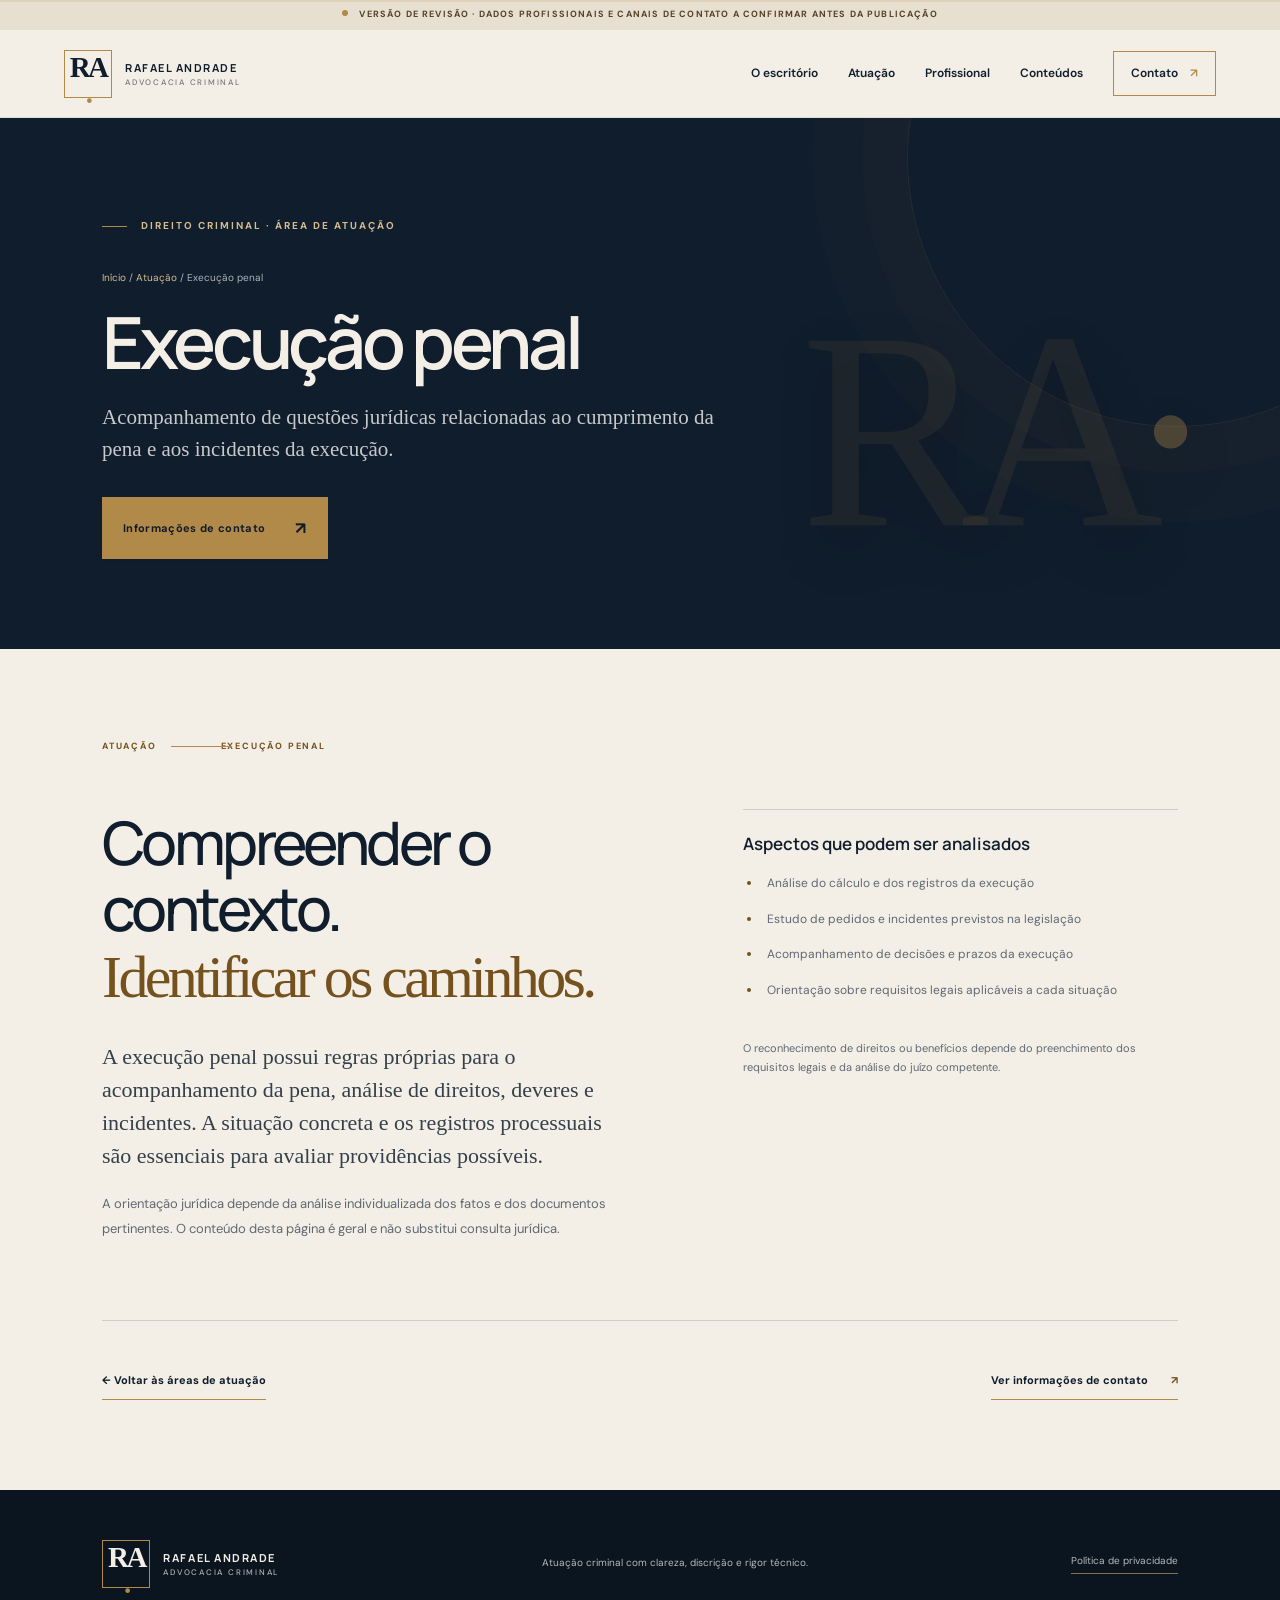
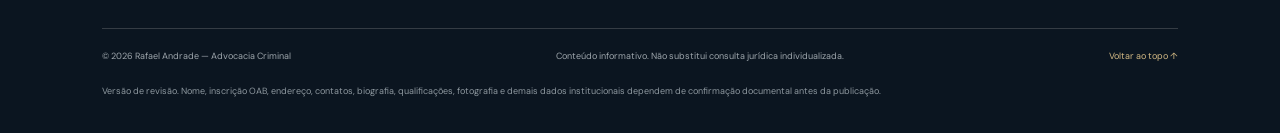
<file: areas/execucao-penal.html>
<!doctype html>
<html lang="pt-BR"><head><meta charset="utf-8"><meta name="viewport" content="width=device-width, initial-scale=1"><meta name="theme-color" content="#101D2C"><meta name="description" content="Acompanhamento de questões jurídicas relacionadas ao cumprimento da pena e aos incidentes da execução."><meta property="og:type" content="website"><meta property="og:locale" content="pt_BR"><meta property="og:title" content="Execução penal | Rafael Andrade"><meta property="og:description" content="Acompanhamento de questões jurídicas relacionadas ao cumprimento da pena e aos incidentes da execução."><title>Execução penal | Rafael Andrade — Advocacia Criminal</title><link rel="preconnect" href="https://fonts.googleapis.com"><link rel="preconnect" href="https://fonts.gstatic.com" crossorigin><link href="https://fonts.googleapis.com/css2?family=DM+Sans:wght@400;500;600;700&family=Manrope:wght@400;500;600;700;800&display=swap" rel="stylesheet"><link rel="stylesheet" href="../styles.css"></head>
<body><a class="skip-link" href="#conteudo">Pular para o conteúdo</a><div class="preview-bar" role="status"><span class="preview-dot"></span> VERSÃO DE REVISÃO · DADOS PROFISSIONAIS E CANAIS DE CONTATO A CONFIRMAR ANTES DA PUBLICAÇÃO</div><header class="site-header"><a class="brand" href="../index.html#inicio" aria-label="Rafael Andrade Advocacia Criminal — início"><span class="brand-mark">RA<span>·</span></span><span class="brand-name">RAFAEL ANDRADE<small>ADVOCACIA CRIMINAL</small></span></a><button class="menu-toggle" aria-expanded="false" aria-controls="main-nav" aria-label="Abrir menu"><span></span><span></span></button><nav id="main-nav" class="main-nav area-nav" aria-label="Navegação principal"><a href="../index.html#escritorio">O escritório</a><a href="../index.html#atuacao">Atuação</a><a href="../index.html#profissional">Profissional</a><a href="../index.html#conteudos">Conteúdos</a><a class="nav-contact" href="../index.html#contato">Contato <span>↗</span></a></nav></header>
<main id="conteudo"><section class="area-hero section-dark"><div class="area-hero-inner"><p class="eyebrow light"><span></span> DIREITO CRIMINAL · ÁREA DE ATUAÇÃO</p><p class="area-breadcrumb"><a href="../index.html#inicio">Início</a> / <a href="../index.html#atuacao">Atuação</a> / Execução penal</p><h1>Execução penal</h1><p class="area-lead">Acompanhamento de questões jurídicas relacionadas ao cumprimento da pena e aos incidentes da execução.</p><a class="button button-gold" href="../index.html#contato">Informações de contato <span>↗</span></a></div><div class="area-number" aria-hidden="true">RA<span>·</span></div></section>
<section class="area-content section-cream"><div class="section-index">ATUAÇÃO <i></i> EXECUÇÃO PENAL</div><div class="area-content-grid"><div><h2>Compreender o contexto.<br><em>Identificar os caminhos.</em></h2><p class="lead">A execução penal possui regras próprias para o acompanhamento da pena, análise de direitos, deveres e incidentes. A situação concreta e os registros processuais são essenciais para avaliar providências possíveis.</p><p>A orientação jurídica depende da análise individualizada dos fatos e dos documentos pertinentes. O conteúdo desta página é geral e não substitui consulta jurídica.</p></div><div class="area-scope"><h3>Aspectos que podem ser analisados</h3><ul><li>Análise do cálculo e dos registros da execução</li><li>Estudo de pedidos e incidentes previstos na legislação</li><li>Acompanhamento de decisões e prazos da execução</li><li>Orientação sobre requisitos legais aplicáveis a cada situação</li></ul><p class="small-note">O reconhecimento de direitos ou benefícios depende do preenchimento dos requisitos legais e da análise do juízo competente.</p></div></div><div class="area-bottom"><a class="underlined-link" href="../index.html#atuacao">← Voltar às áreas de atuação</a><a class="underlined-link" href="../index.html#contato">Ver informações de contato <span>↗</span></a></div></section></main>
<footer class="site-footer"><div class="footer-main"><a class="brand footer-brand" href="../index.html#inicio"><span class="brand-mark">RA<span>·</span></span><span class="brand-name">RAFAEL ANDRADE<small>ADVOCACIA CRIMINAL</small></span></a><p>Atuação criminal com clareza, discrição e rigor técnico.</p><a href="../index.html#privacidade">Política de privacidade</a></div><div class="footer-bottom"><span>© <span id="year"></span> Rafael Andrade — Advocacia Criminal</span><span>Conteúdo informativo. Não substitui consulta jurídica individualizada.</span><a href="#conteudo">Voltar ao topo ↑</a></div><p class="footer-review">Versão de revisão. Nome, inscrição OAB, endereço, contatos, biografia, qualificações, fotografia e demais dados institucionais dependem de confirmação documental antes da publicação.</p></footer><script src="../app.js" defer></script></body></html>
</file>
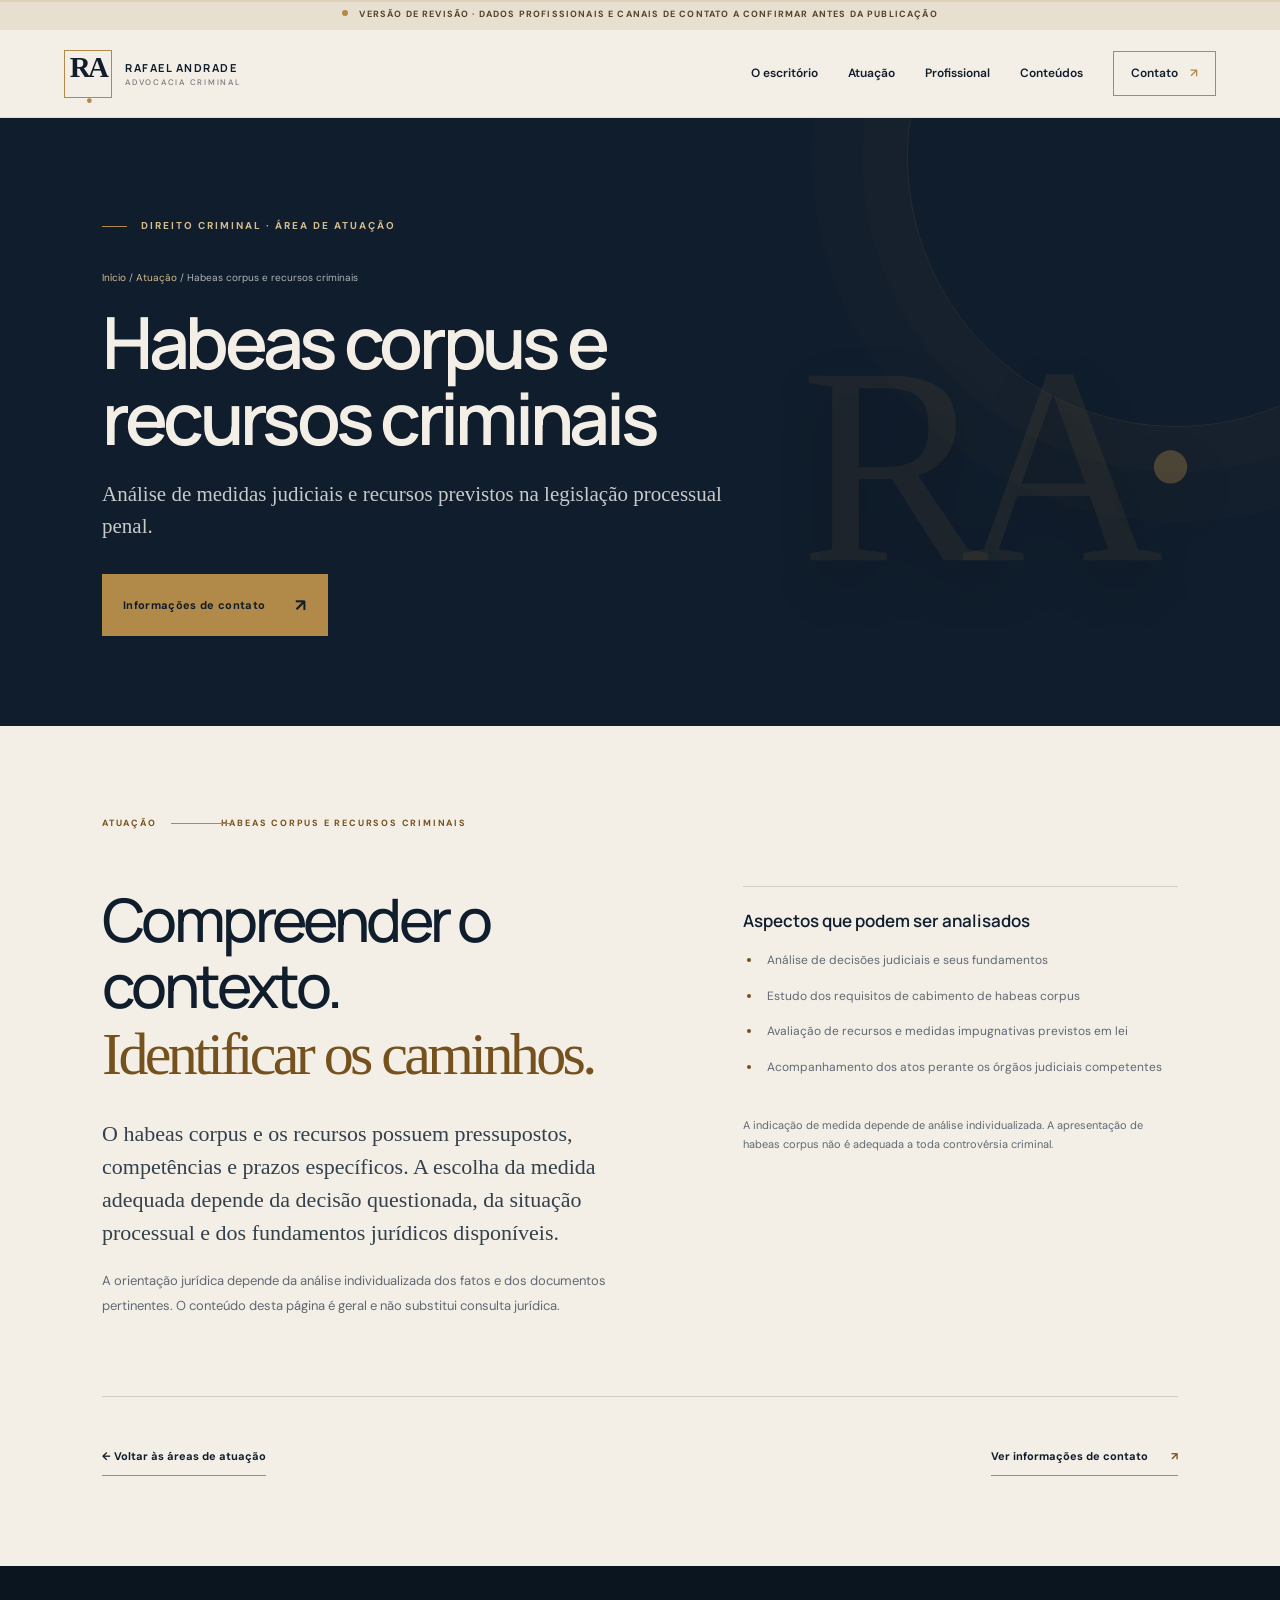
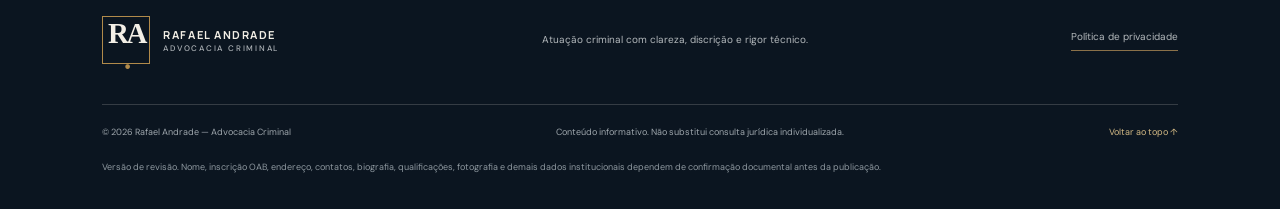
<file: areas/habeas-corpus-recursos.html>
<!doctype html>
<html lang="pt-BR"><head><meta charset="utf-8"><meta name="viewport" content="width=device-width, initial-scale=1"><meta name="theme-color" content="#101D2C"><meta name="description" content="Análise de medidas judiciais e recursos previstos na legislação processual penal."><meta property="og:type" content="website"><meta property="og:locale" content="pt_BR"><meta property="og:title" content="Habeas corpus e recursos criminais | Rafael Andrade"><meta property="og:description" content="Análise de medidas judiciais e recursos previstos na legislação processual penal."><title>Habeas corpus e recursos criminais | Rafael Andrade — Advocacia Criminal</title><link rel="preconnect" href="https://fonts.googleapis.com"><link rel="preconnect" href="https://fonts.gstatic.com" crossorigin><link href="https://fonts.googleapis.com/css2?family=DM+Sans:wght@400;500;600;700&family=Manrope:wght@400;500;600;700;800&display=swap" rel="stylesheet"><link rel="stylesheet" href="../styles.css"></head>
<body><a class="skip-link" href="#conteudo">Pular para o conteúdo</a><div class="preview-bar" role="status"><span class="preview-dot"></span> VERSÃO DE REVISÃO · DADOS PROFISSIONAIS E CANAIS DE CONTATO A CONFIRMAR ANTES DA PUBLICAÇÃO</div><header class="site-header"><a class="brand" href="../index.html#inicio" aria-label="Rafael Andrade Advocacia Criminal — início"><span class="brand-mark">RA<span>·</span></span><span class="brand-name">RAFAEL ANDRADE<small>ADVOCACIA CRIMINAL</small></span></a><button class="menu-toggle" aria-expanded="false" aria-controls="main-nav" aria-label="Abrir menu"><span></span><span></span></button><nav id="main-nav" class="main-nav area-nav" aria-label="Navegação principal"><a href="../index.html#escritorio">O escritório</a><a href="../index.html#atuacao">Atuação</a><a href="../index.html#profissional">Profissional</a><a href="../index.html#conteudos">Conteúdos</a><a class="nav-contact" href="../index.html#contato">Contato <span>↗</span></a></nav></header>
<main id="conteudo"><section class="area-hero section-dark"><div class="area-hero-inner"><p class="eyebrow light"><span></span> DIREITO CRIMINAL · ÁREA DE ATUAÇÃO</p><p class="area-breadcrumb"><a href="../index.html#inicio">Início</a> / <a href="../index.html#atuacao">Atuação</a> / Habeas corpus e recursos criminais</p><h1>Habeas corpus e<br>recursos criminais</h1><p class="area-lead">Análise de medidas judiciais e recursos previstos na legislação processual penal.</p><a class="button button-gold" href="../index.html#contato">Informações de contato <span>↗</span></a></div><div class="area-number" aria-hidden="true">RA<span>·</span></div></section>
<section class="area-content section-cream"><div class="section-index">ATUAÇÃO <i></i> HABEAS CORPUS E RECURSOS CRIMINAIS</div><div class="area-content-grid"><div><h2>Compreender o contexto.<br><em>Identificar os caminhos.</em></h2><p class="lead">O habeas corpus e os recursos possuem pressupostos, competências e prazos específicos. A escolha da medida adequada depende da decisão questionada, da situação processual e dos fundamentos jurídicos disponíveis.</p><p>A orientação jurídica depende da análise individualizada dos fatos e dos documentos pertinentes. O conteúdo desta página é geral e não substitui consulta jurídica.</p></div><div class="area-scope"><h3>Aspectos que podem ser analisados</h3><ul><li>Análise de decisões judiciais e seus fundamentos</li><li>Estudo dos requisitos de cabimento de habeas corpus</li><li>Avaliação de recursos e medidas impugnativas previstos em lei</li><li>Acompanhamento dos atos perante os órgãos judiciais competentes</li></ul><p class="small-note">A indicação de medida depende de análise individualizada. A apresentação de habeas corpus não é adequada a toda controvérsia criminal.</p></div></div><div class="area-bottom"><a class="underlined-link" href="../index.html#atuacao">← Voltar às áreas de atuação</a><a class="underlined-link" href="../index.html#contato">Ver informações de contato <span>↗</span></a></div></section></main>
<footer class="site-footer"><div class="footer-main"><a class="brand footer-brand" href="../index.html#inicio"><span class="brand-mark">RA<span>·</span></span><span class="brand-name">RAFAEL ANDRADE<small>ADVOCACIA CRIMINAL</small></span></a><p>Atuação criminal com clareza, discrição e rigor técnico.</p><a href="../index.html#privacidade">Política de privacidade</a></div><div class="footer-bottom"><span>© <span id="year"></span> Rafael Andrade — Advocacia Criminal</span><span>Conteúdo informativo. Não substitui consulta jurídica individualizada.</span><a href="#conteudo">Voltar ao topo ↑</a></div><p class="footer-review">Versão de revisão. Nome, inscrição OAB, endereço, contatos, biografia, qualificações, fotografia e demais dados institucionais dependem de confirmação documental antes da publicação.</p></footer><script src="../app.js" defer></script></body></html>
</file>
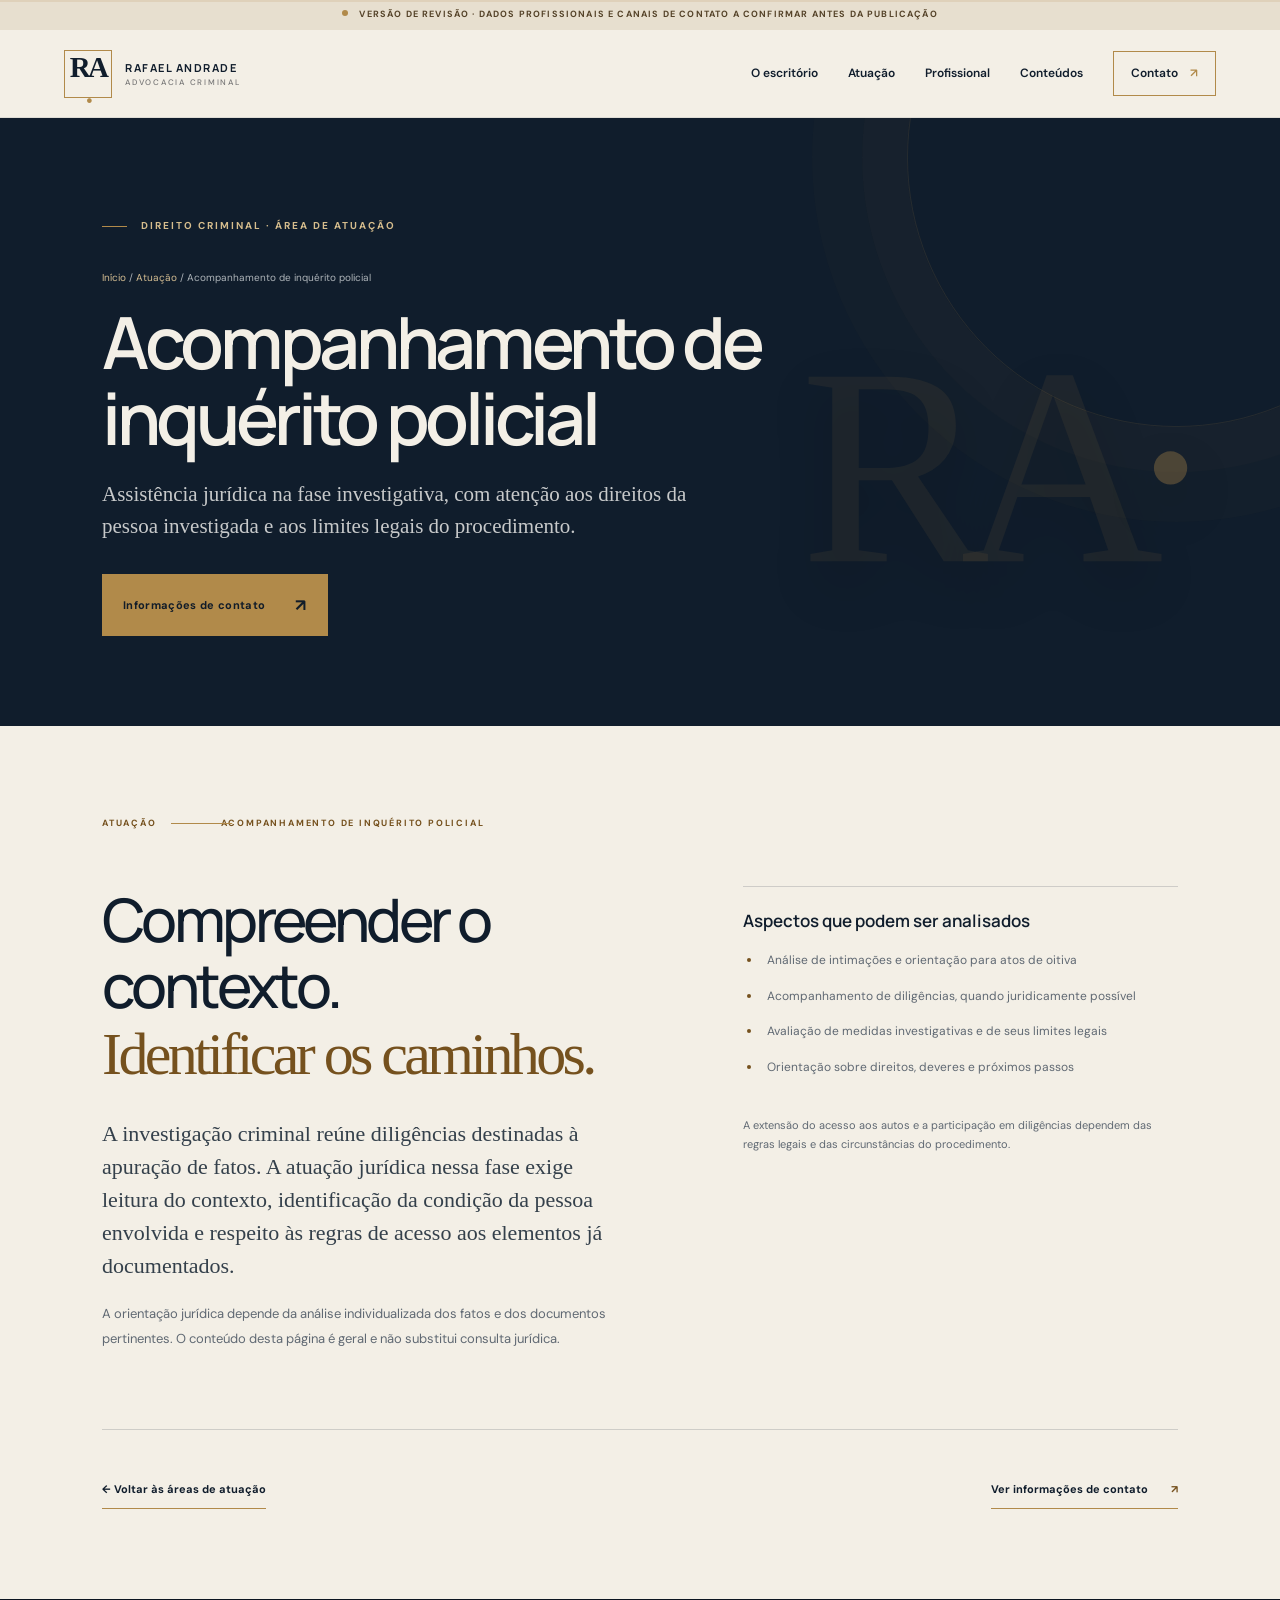
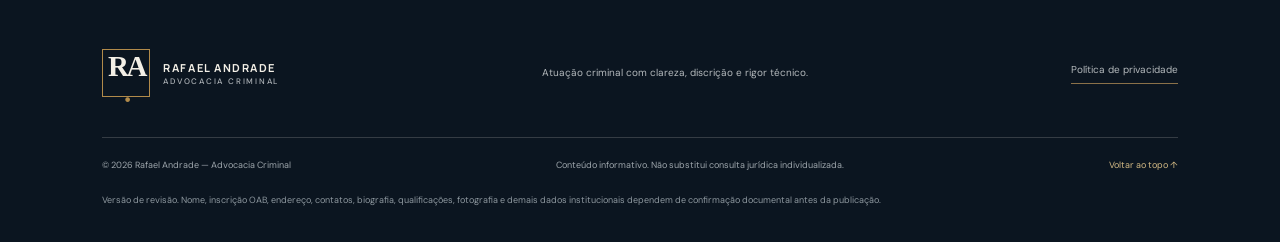
<file: areas/inquerito-policial.html>
<!doctype html>
<html lang="pt-BR"><head><meta charset="utf-8"><meta name="viewport" content="width=device-width, initial-scale=1"><meta name="theme-color" content="#101D2C"><meta name="description" content="Assistência jurídica na fase investigativa, com atenção aos direitos da pessoa investigada e aos limites legais do procedimento."><meta property="og:type" content="website"><meta property="og:locale" content="pt_BR"><meta property="og:title" content="Acompanhamento de inquérito policial | Rafael Andrade"><meta property="og:description" content="Assistência jurídica na fase investigativa, com atenção aos direitos da pessoa investigada e aos limites legais do procedimento."><title>Acompanhamento de inquérito policial | Rafael Andrade — Advocacia Criminal</title><link rel="preconnect" href="https://fonts.googleapis.com"><link rel="preconnect" href="https://fonts.gstatic.com" crossorigin><link href="https://fonts.googleapis.com/css2?family=DM+Sans:wght@400;500;600;700&family=Manrope:wght@400;500;600;700;800&display=swap" rel="stylesheet"><link rel="stylesheet" href="../styles.css"></head>
<body><a class="skip-link" href="#conteudo">Pular para o conteúdo</a><div class="preview-bar" role="status"><span class="preview-dot"></span> VERSÃO DE REVISÃO · DADOS PROFISSIONAIS E CANAIS DE CONTATO A CONFIRMAR ANTES DA PUBLICAÇÃO</div><header class="site-header"><a class="brand" href="../index.html#inicio" aria-label="Rafael Andrade Advocacia Criminal — início"><span class="brand-mark">RA<span>·</span></span><span class="brand-name">RAFAEL ANDRADE<small>ADVOCACIA CRIMINAL</small></span></a><button class="menu-toggle" aria-expanded="false" aria-controls="main-nav" aria-label="Abrir menu"><span></span><span></span></button><nav id="main-nav" class="main-nav area-nav" aria-label="Navegação principal"><a href="../index.html#escritorio">O escritório</a><a href="../index.html#atuacao">Atuação</a><a href="../index.html#profissional">Profissional</a><a href="../index.html#conteudos">Conteúdos</a><a class="nav-contact" href="../index.html#contato">Contato <span>↗</span></a></nav></header>
<main id="conteudo"><section class="area-hero section-dark"><div class="area-hero-inner"><p class="eyebrow light"><span></span> DIREITO CRIMINAL · ÁREA DE ATUAÇÃO</p><p class="area-breadcrumb"><a href="../index.html#inicio">Início</a> / <a href="../index.html#atuacao">Atuação</a> / Acompanhamento de inquérito policial</p><h1>Acompanhamento de inquérito policial</h1><p class="area-lead">Assistência jurídica na fase investigativa, com atenção aos direitos da pessoa investigada e aos limites legais do procedimento.</p><a class="button button-gold" href="../index.html#contato">Informações de contato <span>↗</span></a></div><div class="area-number" aria-hidden="true">RA<span>·</span></div></section>
<section class="area-content section-cream"><div class="section-index">ATUAÇÃO <i></i> ACOMPANHAMENTO DE INQUÉRITO POLICIAL</div><div class="area-content-grid"><div><h2>Compreender o contexto.<br><em>Identificar os caminhos.</em></h2><p class="lead">A investigação criminal reúne diligências destinadas à apuração de fatos. A atuação jurídica nessa fase exige leitura do contexto, identificação da condição da pessoa envolvida e respeito às regras de acesso aos elementos já documentados.</p><p>A orientação jurídica depende da análise individualizada dos fatos e dos documentos pertinentes. O conteúdo desta página é geral e não substitui consulta jurídica.</p></div><div class="area-scope"><h3>Aspectos que podem ser analisados</h3><ul><li>Análise de intimações e orientação para atos de oitiva</li><li>Acompanhamento de diligências, quando juridicamente possível</li><li>Avaliação de medidas investigativas e de seus limites legais</li><li>Orientação sobre direitos, deveres e próximos passos</li></ul><p class="small-note">A extensão do acesso aos autos e a participação em diligências dependem das regras legais e das circunstâncias do procedimento.</p></div></div><div class="area-bottom"><a class="underlined-link" href="../index.html#atuacao">← Voltar às áreas de atuação</a><a class="underlined-link" href="../index.html#contato">Ver informações de contato <span>↗</span></a></div></section></main>
<footer class="site-footer"><div class="footer-main"><a class="brand footer-brand" href="../index.html#inicio"><span class="brand-mark">RA<span>·</span></span><span class="brand-name">RAFAEL ANDRADE<small>ADVOCACIA CRIMINAL</small></span></a><p>Atuação criminal com clareza, discrição e rigor técnico.</p><a href="../index.html#privacidade">Política de privacidade</a></div><div class="footer-bottom"><span>© <span id="year"></span> Rafael Andrade — Advocacia Criminal</span><span>Conteúdo informativo. Não substitui consulta jurídica individualizada.</span><a href="#conteudo">Voltar ao topo ↑</a></div><p class="footer-review">Versão de revisão. Nome, inscrição OAB, endereço, contatos, biografia, qualificações, fotografia e demais dados institucionais dependem de confirmação documental antes da publicação.</p></footer><script src="../app.js" defer></script></body></html>
</file>
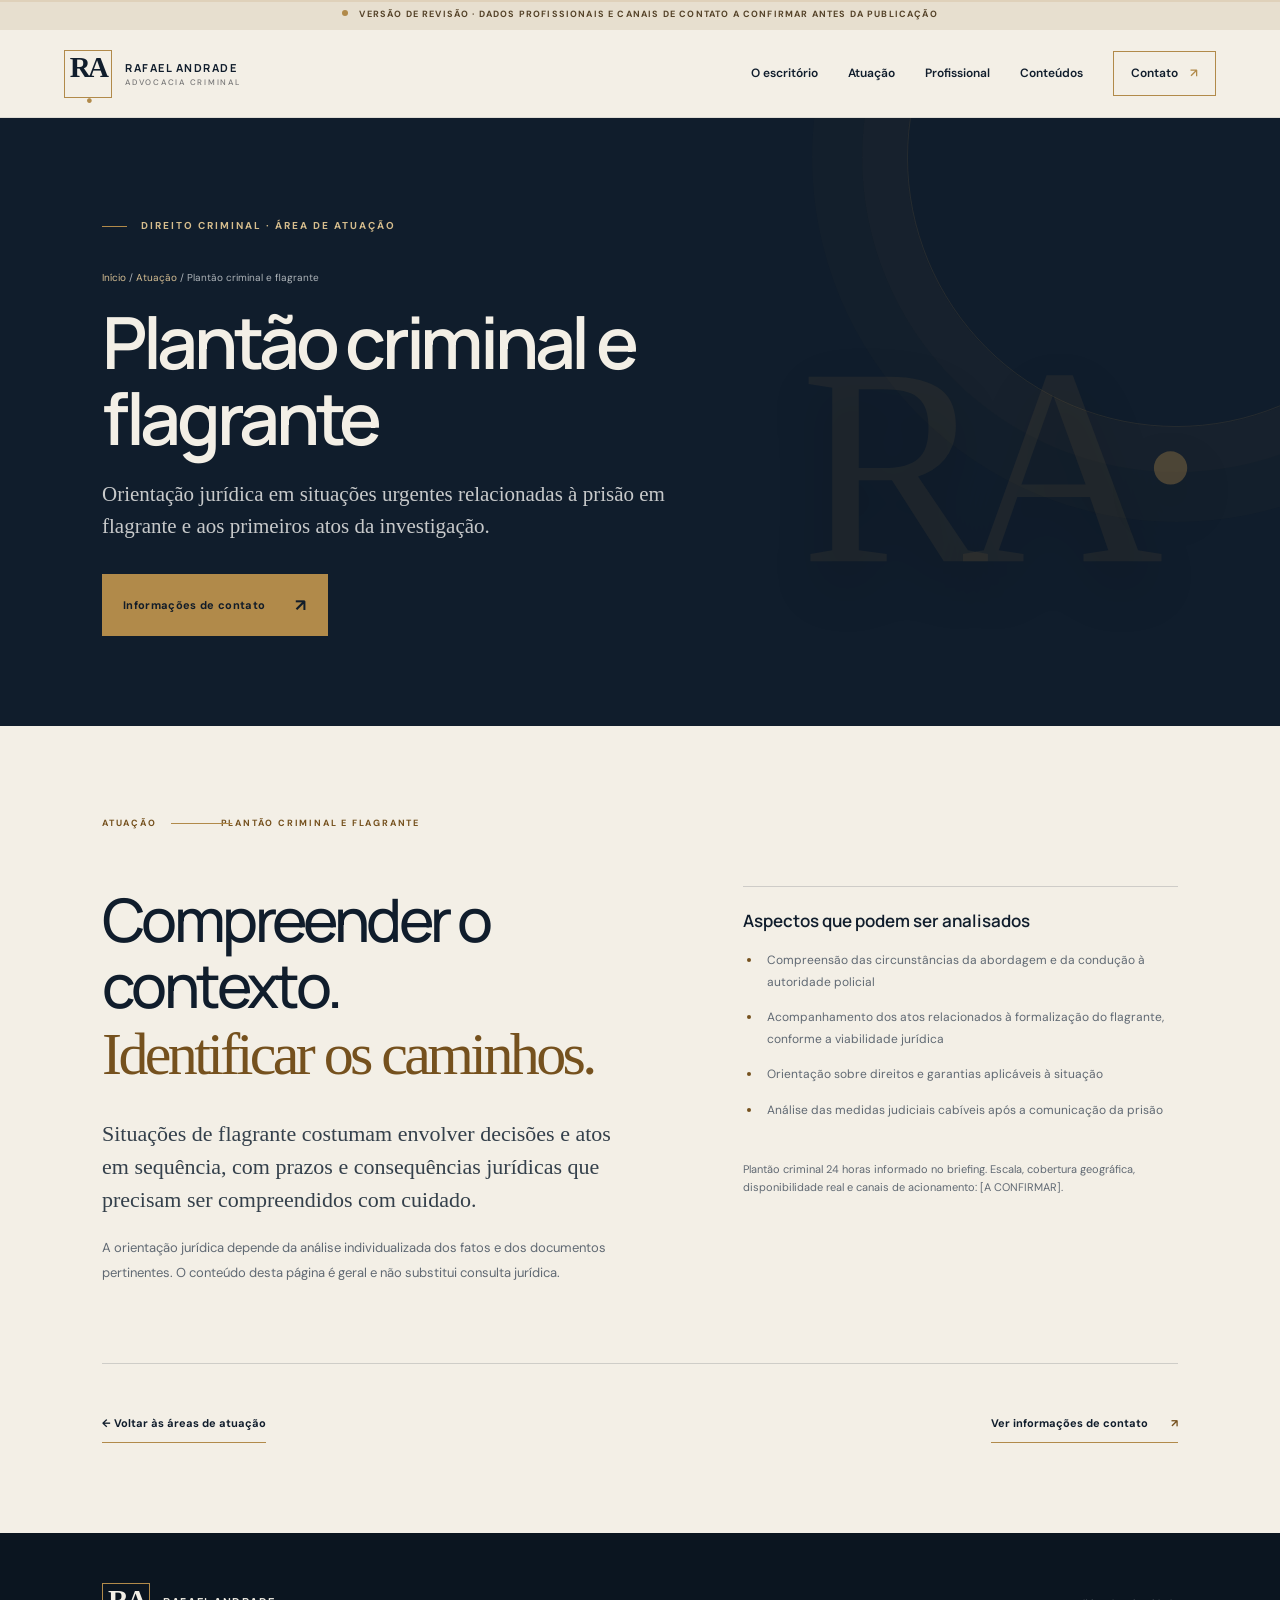
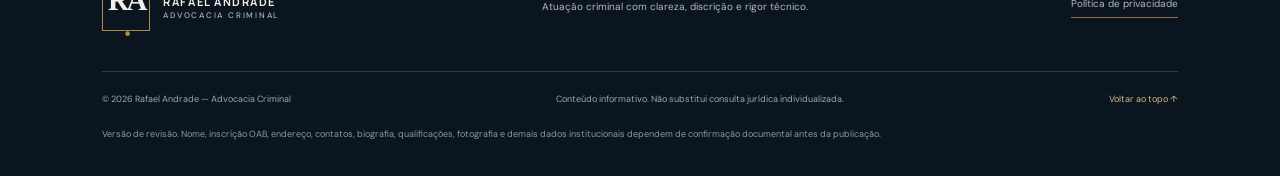
<file: areas/plantao-criminal.html>
<!doctype html>
<html lang="pt-BR"><head><meta charset="utf-8"><meta name="viewport" content="width=device-width, initial-scale=1"><meta name="theme-color" content="#101D2C"><meta name="description" content="Orientação jurídica em situações urgentes relacionadas à prisão em flagrante e aos primeiros atos da investigação."><meta property="og:type" content="website"><meta property="og:locale" content="pt_BR"><meta property="og:title" content="Plantão criminal e flagrante | Rafael Andrade"><meta property="og:description" content="Orientação jurídica em situações urgentes relacionadas à prisão em flagrante e aos primeiros atos da investigação."><title>Plantão criminal e flagrante | Rafael Andrade — Advocacia Criminal</title><link rel="preconnect" href="https://fonts.googleapis.com"><link rel="preconnect" href="https://fonts.gstatic.com" crossorigin><link href="https://fonts.googleapis.com/css2?family=DM+Sans:wght@400;500;600;700&family=Manrope:wght@400;500;600;700;800&display=swap" rel="stylesheet"><link rel="stylesheet" href="../styles.css"></head>
<body><a class="skip-link" href="#conteudo">Pular para o conteúdo</a><div class="preview-bar" role="status"><span class="preview-dot"></span> VERSÃO DE REVISÃO · DADOS PROFISSIONAIS E CANAIS DE CONTATO A CONFIRMAR ANTES DA PUBLICAÇÃO</div><header class="site-header"><a class="brand" href="../index.html#inicio" aria-label="Rafael Andrade Advocacia Criminal — início"><span class="brand-mark">RA<span>·</span></span><span class="brand-name">RAFAEL ANDRADE<small>ADVOCACIA CRIMINAL</small></span></a><button class="menu-toggle" aria-expanded="false" aria-controls="main-nav" aria-label="Abrir menu"><span></span><span></span></button><nav id="main-nav" class="main-nav area-nav" aria-label="Navegação principal"><a href="../index.html#escritorio">O escritório</a><a href="../index.html#atuacao">Atuação</a><a href="../index.html#profissional">Profissional</a><a href="../index.html#conteudos">Conteúdos</a><a class="nav-contact" href="../index.html#contato">Contato <span>↗</span></a></nav></header>
<main id="conteudo"><section class="area-hero section-dark"><div class="area-hero-inner"><p class="eyebrow light"><span></span> DIREITO CRIMINAL · ÁREA DE ATUAÇÃO</p><p class="area-breadcrumb"><a href="../index.html#inicio">Início</a> / <a href="../index.html#atuacao">Atuação</a> / Plantão criminal e flagrante</p><h1>Plantão criminal e<br>flagrante</h1><p class="area-lead">Orientação jurídica em situações urgentes relacionadas à prisão em flagrante e aos primeiros atos da investigação.</p><a class="button button-gold" href="../index.html#contato">Informações de contato <span>↗</span></a></div><div class="area-number" aria-hidden="true">RA<span>·</span></div></section>
<section class="area-content section-cream"><div class="section-index">ATUAÇÃO <i></i> PLANTÃO CRIMINAL E FLAGRANTE</div><div class="area-content-grid"><div><h2>Compreender o contexto.<br><em>Identificar os caminhos.</em></h2><p class="lead">Situações de flagrante costumam envolver decisões e atos em sequência, com prazos e consequências jurídicas que precisam ser compreendidos com cuidado.</p><p>A orientação jurídica depende da análise individualizada dos fatos e dos documentos pertinentes. O conteúdo desta página é geral e não substitui consulta jurídica.</p></div><div class="area-scope"><h3>Aspectos que podem ser analisados</h3><ul><li>Compreensão das circunstâncias da abordagem e da condução à autoridade policial</li><li>Acompanhamento dos atos relacionados à formalização do flagrante, conforme a viabilidade jurídica</li><li>Orientação sobre direitos e garantias aplicáveis à situação</li><li>Análise das medidas judiciais cabíveis após a comunicação da prisão</li></ul><p class="small-note">Plantão criminal 24 horas informado no briefing. Escala, cobertura geográfica, disponibilidade real e canais de acionamento: [A CONFIRMAR].</p></div></div><div class="area-bottom"><a class="underlined-link" href="../index.html#atuacao">← Voltar às áreas de atuação</a><a class="underlined-link" href="../index.html#contato">Ver informações de contato <span>↗</span></a></div></section></main>
<footer class="site-footer"><div class="footer-main"><a class="brand footer-brand" href="../index.html#inicio"><span class="brand-mark">RA<span>·</span></span><span class="brand-name">RAFAEL ANDRADE<small>ADVOCACIA CRIMINAL</small></span></a><p>Atuação criminal com clareza, discrição e rigor técnico.</p><a href="../index.html#privacidade">Política de privacidade</a></div><div class="footer-bottom"><span>© <span id="year"></span> Rafael Andrade — Advocacia Criminal</span><span>Conteúdo informativo. Não substitui consulta jurídica individualizada.</span><a href="#conteudo">Voltar ao topo ↑</a></div><p class="footer-review">Versão de revisão. Nome, inscrição OAB, endereço, contatos, biografia, qualificações, fotografia e demais dados institucionais dependem de confirmação documental antes da publicação.</p></footer><script src="../app.js" defer></script></body></html>
</file>
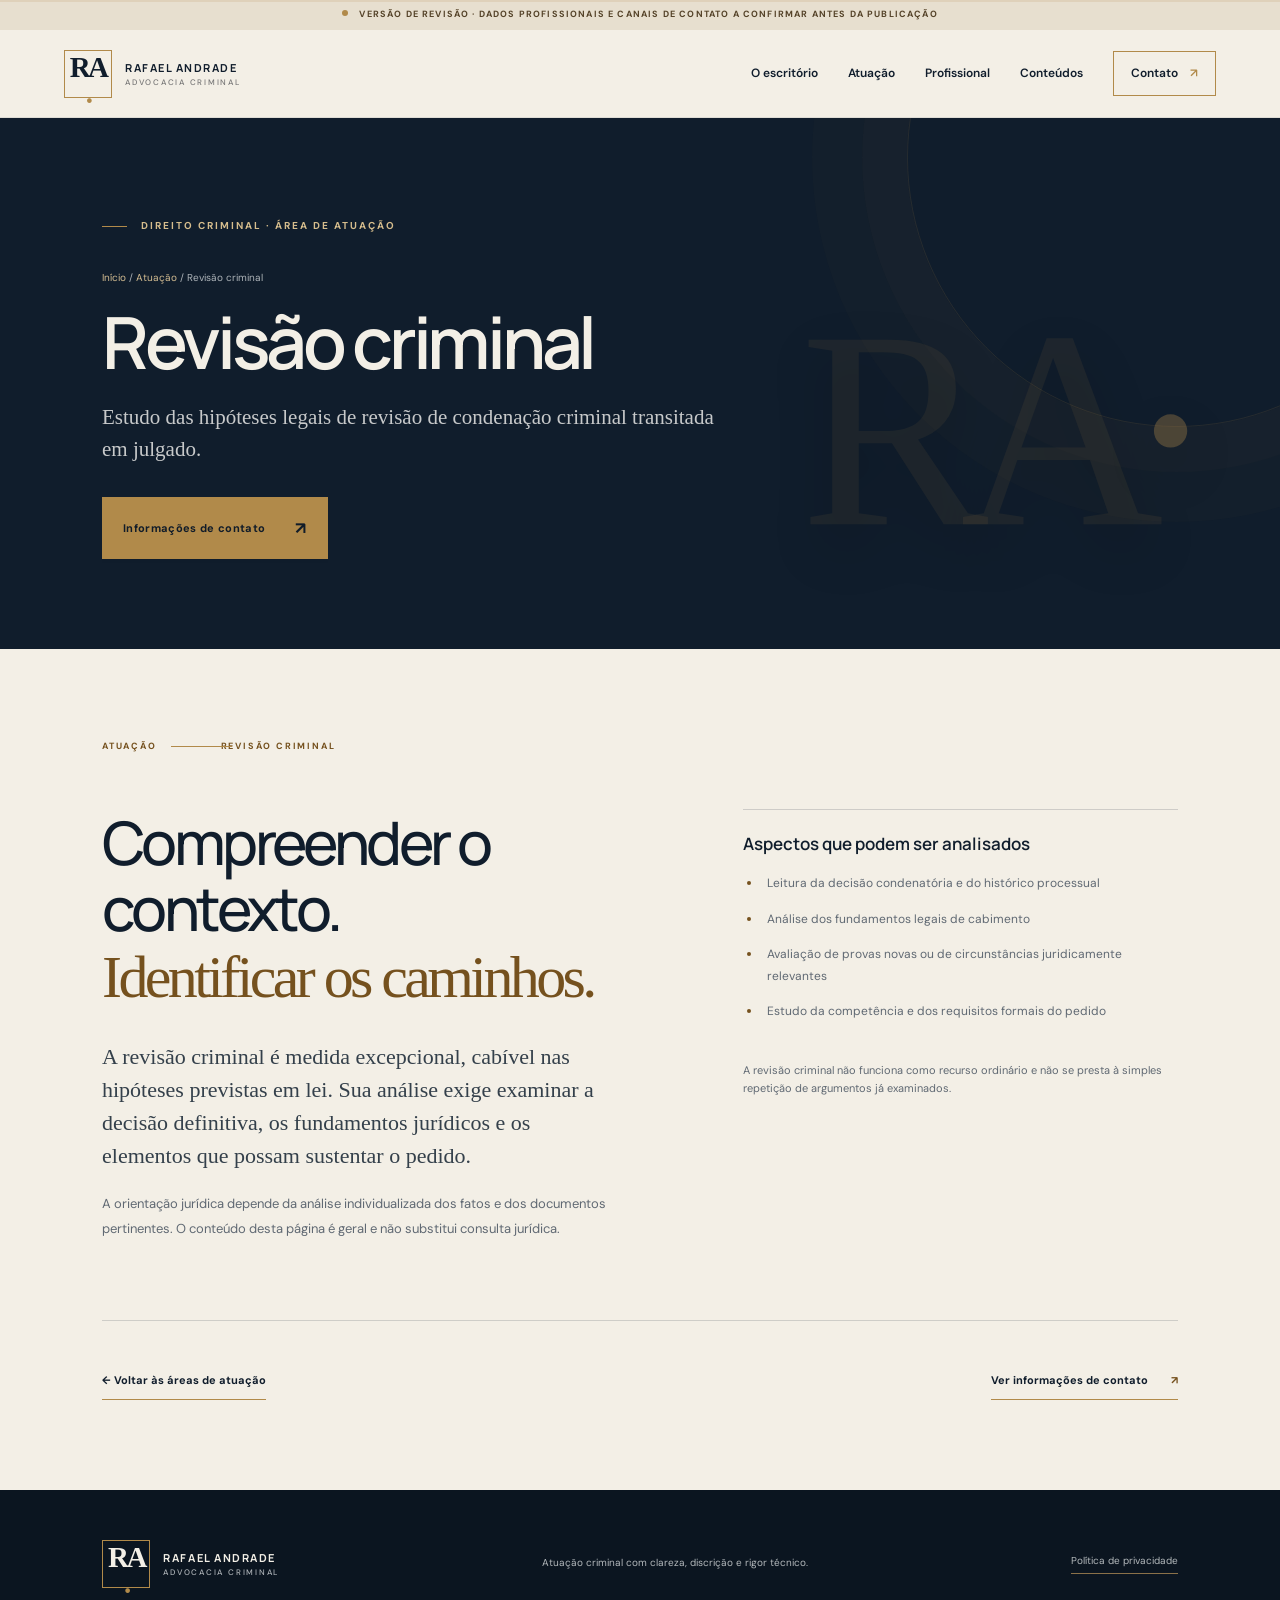
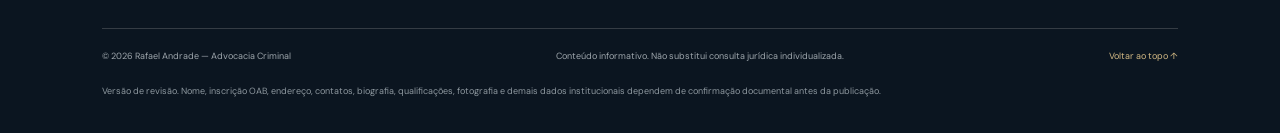
<file: areas/revisao-criminal.html>
<!doctype html>
<html lang="pt-BR"><head><meta charset="utf-8"><meta name="viewport" content="width=device-width, initial-scale=1"><meta name="theme-color" content="#101D2C"><meta name="description" content="Estudo das hipóteses legais de revisão de condenação criminal transitada em julgado."><meta property="og:type" content="website"><meta property="og:locale" content="pt_BR"><meta property="og:title" content="Revisão criminal | Rafael Andrade"><meta property="og:description" content="Estudo das hipóteses legais de revisão de condenação criminal transitada em julgado."><title>Revisão criminal | Rafael Andrade — Advocacia Criminal</title><link rel="preconnect" href="https://fonts.googleapis.com"><link rel="preconnect" href="https://fonts.gstatic.com" crossorigin><link href="https://fonts.googleapis.com/css2?family=DM+Sans:wght@400;500;600;700&family=Manrope:wght@400;500;600;700;800&display=swap" rel="stylesheet"><link rel="stylesheet" href="../styles.css"></head>
<body><a class="skip-link" href="#conteudo">Pular para o conteúdo</a><div class="preview-bar" role="status"><span class="preview-dot"></span> VERSÃO DE REVISÃO · DADOS PROFISSIONAIS E CANAIS DE CONTATO A CONFIRMAR ANTES DA PUBLICAÇÃO</div><header class="site-header"><a class="brand" href="../index.html#inicio" aria-label="Rafael Andrade Advocacia Criminal — início"><span class="brand-mark">RA<span>·</span></span><span class="brand-name">RAFAEL ANDRADE<small>ADVOCACIA CRIMINAL</small></span></a><button class="menu-toggle" aria-expanded="false" aria-controls="main-nav" aria-label="Abrir menu"><span></span><span></span></button><nav id="main-nav" class="main-nav area-nav" aria-label="Navegação principal"><a href="../index.html#escritorio">O escritório</a><a href="../index.html#atuacao">Atuação</a><a href="../index.html#profissional">Profissional</a><a href="../index.html#conteudos">Conteúdos</a><a class="nav-contact" href="../index.html#contato">Contato <span>↗</span></a></nav></header>
<main id="conteudo"><section class="area-hero section-dark"><div class="area-hero-inner"><p class="eyebrow light"><span></span> DIREITO CRIMINAL · ÁREA DE ATUAÇÃO</p><p class="area-breadcrumb"><a href="../index.html#inicio">Início</a> / <a href="../index.html#atuacao">Atuação</a> / Revisão criminal</p><h1>Revisão criminal</h1><p class="area-lead">Estudo das hipóteses legais de revisão de condenação criminal transitada em julgado.</p><a class="button button-gold" href="../index.html#contato">Informações de contato <span>↗</span></a></div><div class="area-number" aria-hidden="true">RA<span>·</span></div></section>
<section class="area-content section-cream"><div class="section-index">ATUAÇÃO <i></i> REVISÃO CRIMINAL</div><div class="area-content-grid"><div><h2>Compreender o contexto.<br><em>Identificar os caminhos.</em></h2><p class="lead">A revisão criminal é medida excepcional, cabível nas hipóteses previstas em lei. Sua análise exige examinar a decisão definitiva, os fundamentos jurídicos e os elementos que possam sustentar o pedido.</p><p>A orientação jurídica depende da análise individualizada dos fatos e dos documentos pertinentes. O conteúdo desta página é geral e não substitui consulta jurídica.</p></div><div class="area-scope"><h3>Aspectos que podem ser analisados</h3><ul><li>Leitura da decisão condenatória e do histórico processual</li><li>Análise dos fundamentos legais de cabimento</li><li>Avaliação de provas novas ou de circunstâncias juridicamente relevantes</li><li>Estudo da competência e dos requisitos formais do pedido</li></ul><p class="small-note">A revisão criminal não funciona como recurso ordinário e não se presta à simples repetição de argumentos já examinados.</p></div></div><div class="area-bottom"><a class="underlined-link" href="../index.html#atuacao">← Voltar às áreas de atuação</a><a class="underlined-link" href="../index.html#contato">Ver informações de contato <span>↗</span></a></div></section></main>
<footer class="site-footer"><div class="footer-main"><a class="brand footer-brand" href="../index.html#inicio"><span class="brand-mark">RA<span>·</span></span><span class="brand-name">RAFAEL ANDRADE<small>ADVOCACIA CRIMINAL</small></span></a><p>Atuação criminal com clareza, discrição e rigor técnico.</p><a href="../index.html#privacidade">Política de privacidade</a></div><div class="footer-bottom"><span>© <span id="year"></span> Rafael Andrade — Advocacia Criminal</span><span>Conteúdo informativo. Não substitui consulta jurídica individualizada.</span><a href="#conteudo">Voltar ao topo ↑</a></div><p class="footer-review">Versão de revisão. Nome, inscrição OAB, endereço, contatos, biografia, qualificações, fotografia e demais dados institucionais dependem de confirmação documental antes da publicação.</p></footer><script src="../app.js" defer></script></body></html>
</file>
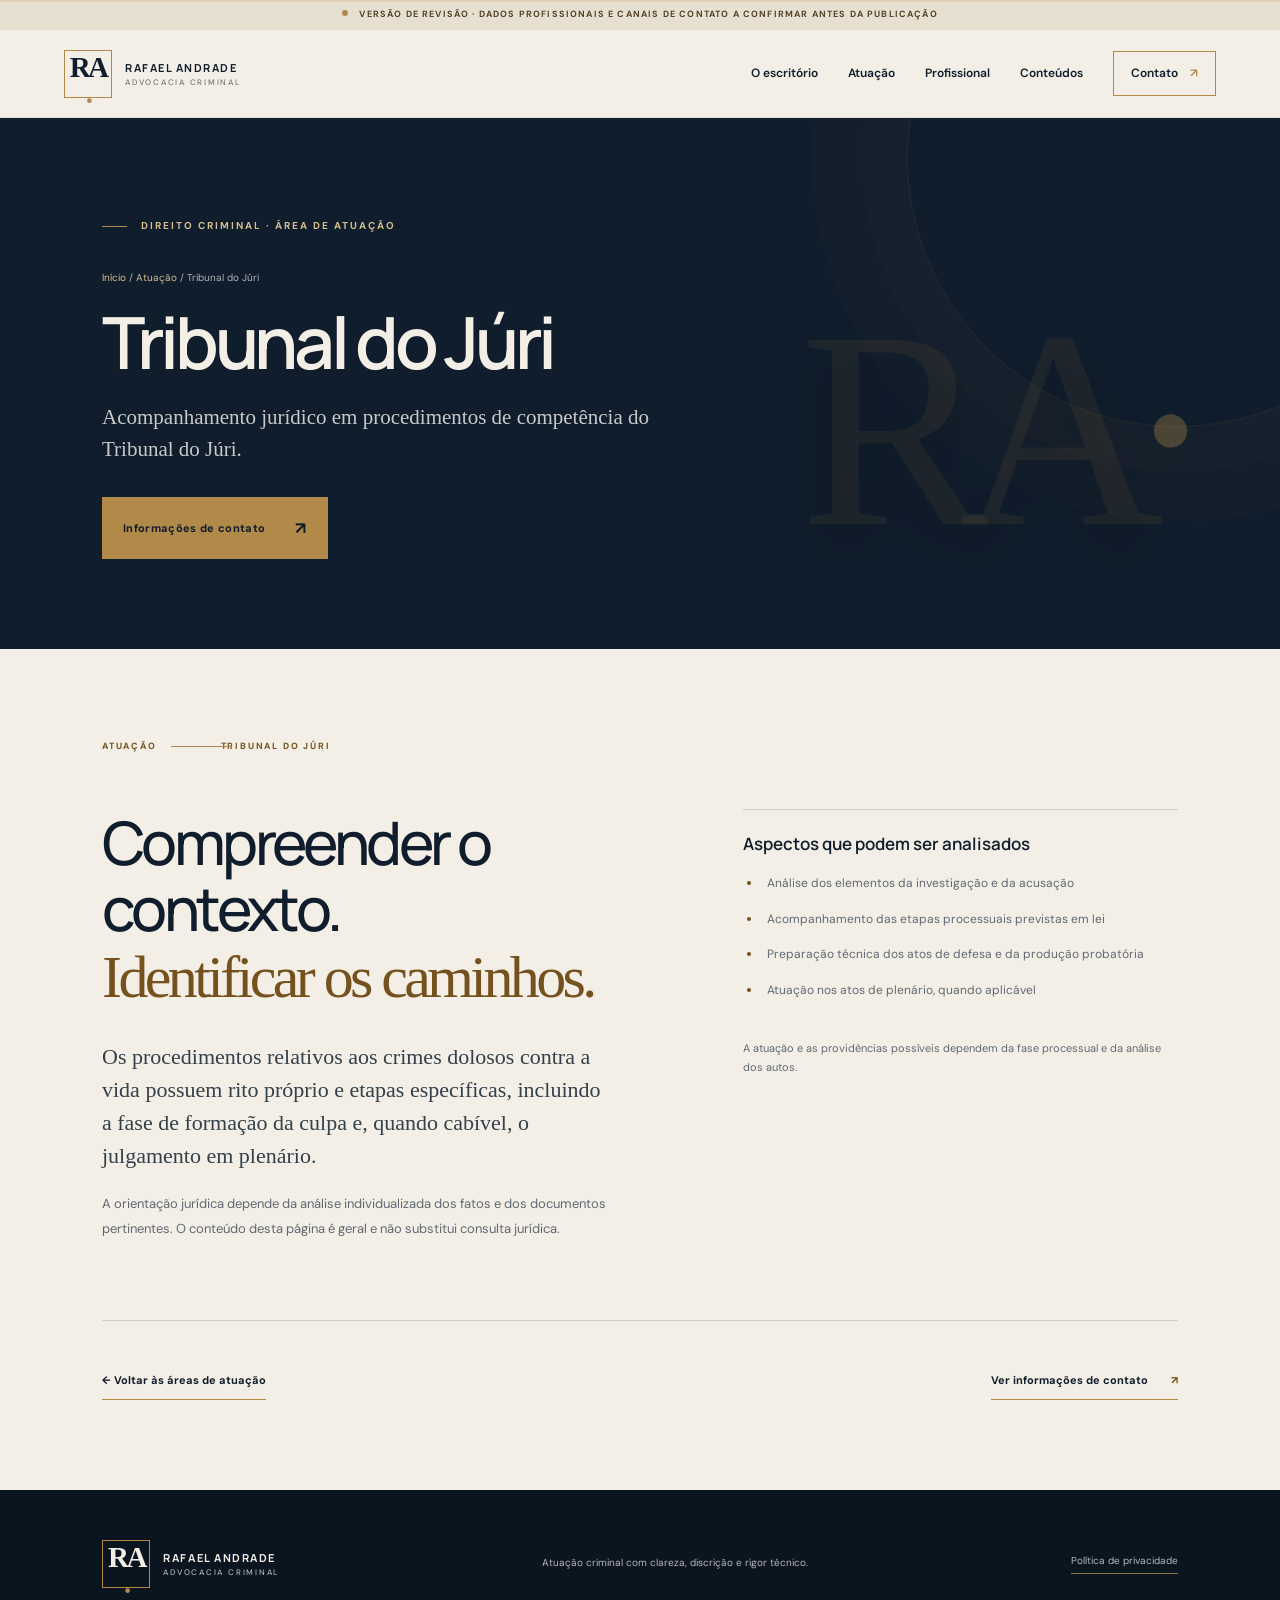
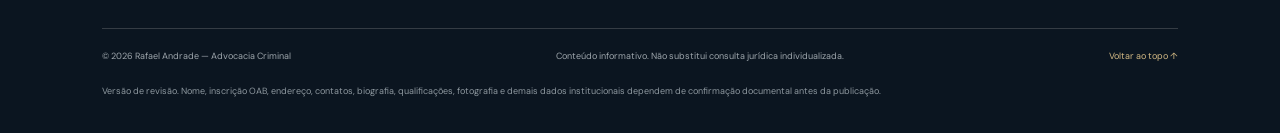
<file: areas/tribunal-do-juri.html>
<!doctype html>
<html lang="pt-BR"><head><meta charset="utf-8"><meta name="viewport" content="width=device-width, initial-scale=1"><meta name="theme-color" content="#101D2C"><meta name="description" content="Acompanhamento jurídico em procedimentos de competência do Tribunal do Júri."><meta property="og:type" content="website"><meta property="og:locale" content="pt_BR"><meta property="og:title" content="Tribunal do Júri | Rafael Andrade"><meta property="og:description" content="Acompanhamento jurídico em procedimentos de competência do Tribunal do Júri."><title>Tribunal do Júri | Rafael Andrade — Advocacia Criminal</title><link rel="preconnect" href="https://fonts.googleapis.com"><link rel="preconnect" href="https://fonts.gstatic.com" crossorigin><link href="https://fonts.googleapis.com/css2?family=DM+Sans:wght@400;500;600;700&family=Manrope:wght@400;500;600;700;800&display=swap" rel="stylesheet"><link rel="stylesheet" href="../styles.css"></head>
<body><a class="skip-link" href="#conteudo">Pular para o conteúdo</a><div class="preview-bar" role="status"><span class="preview-dot"></span> VERSÃO DE REVISÃO · DADOS PROFISSIONAIS E CANAIS DE CONTATO A CONFIRMAR ANTES DA PUBLICAÇÃO</div><header class="site-header"><a class="brand" href="../index.html#inicio" aria-label="Rafael Andrade Advocacia Criminal — início"><span class="brand-mark">RA<span>·</span></span><span class="brand-name">RAFAEL ANDRADE<small>ADVOCACIA CRIMINAL</small></span></a><button class="menu-toggle" aria-expanded="false" aria-controls="main-nav" aria-label="Abrir menu"><span></span><span></span></button><nav id="main-nav" class="main-nav area-nav" aria-label="Navegação principal"><a href="../index.html#escritorio">O escritório</a><a href="../index.html#atuacao">Atuação</a><a href="../index.html#profissional">Profissional</a><a href="../index.html#conteudos">Conteúdos</a><a class="nav-contact" href="../index.html#contato">Contato <span>↗</span></a></nav></header>
<main id="conteudo"><section class="area-hero section-dark"><div class="area-hero-inner"><p class="eyebrow light"><span></span> DIREITO CRIMINAL · ÁREA DE ATUAÇÃO</p><p class="area-breadcrumb"><a href="../index.html#inicio">Início</a> / <a href="../index.html#atuacao">Atuação</a> / Tribunal do Júri</p><h1>Tribunal do Júri</h1><p class="area-lead">Acompanhamento jurídico em procedimentos de competência do Tribunal do Júri.</p><a class="button button-gold" href="../index.html#contato">Informações de contato <span>↗</span></a></div><div class="area-number" aria-hidden="true">RA<span>·</span></div></section>
<section class="area-content section-cream"><div class="section-index">ATUAÇÃO <i></i> TRIBUNAL DO JÚRI</div><div class="area-content-grid"><div><h2>Compreender o contexto.<br><em>Identificar os caminhos.</em></h2><p class="lead">Os procedimentos relativos aos crimes dolosos contra a vida possuem rito próprio e etapas específicas, incluindo a fase de formação da culpa e, quando cabível, o julgamento em plenário.</p><p>A orientação jurídica depende da análise individualizada dos fatos e dos documentos pertinentes. O conteúdo desta página é geral e não substitui consulta jurídica.</p></div><div class="area-scope"><h3>Aspectos que podem ser analisados</h3><ul><li>Análise dos elementos da investigação e da acusação</li><li>Acompanhamento das etapas processuais previstas em lei</li><li>Preparação técnica dos atos de defesa e da produção probatória</li><li>Atuação nos atos de plenário, quando aplicável</li></ul><p class="small-note">A atuação e as providências possíveis dependem da fase processual e da análise dos autos.</p></div></div><div class="area-bottom"><a class="underlined-link" href="../index.html#atuacao">← Voltar às áreas de atuação</a><a class="underlined-link" href="../index.html#contato">Ver informações de contato <span>↗</span></a></div></section></main>
<footer class="site-footer"><div class="footer-main"><a class="brand footer-brand" href="../index.html#inicio"><span class="brand-mark">RA<span>·</span></span><span class="brand-name">RAFAEL ANDRADE<small>ADVOCACIA CRIMINAL</small></span></a><p>Atuação criminal com clareza, discrição e rigor técnico.</p><a href="../index.html#privacidade">Política de privacidade</a></div><div class="footer-bottom"><span>© <span id="year"></span> Rafael Andrade — Advocacia Criminal</span><span>Conteúdo informativo. Não substitui consulta jurídica individualizada.</span><a href="#conteudo">Voltar ao topo ↑</a></div><p class="footer-review">Versão de revisão. Nome, inscrição OAB, endereço, contatos, biografia, qualificações, fotografia e demais dados institucionais dependem de confirmação documental antes da publicação.</p></footer><script src="../app.js" defer></script></body></html>
</file>
<file: styles.css>
:root{--ink:#101D2C;--paper:#F3EFE6;--gold:#B18A4A;--white:#fff;--muted:#606973;--line:rgba(16,29,44,.16);--serif:Georgia,"Times New Roman",serif;--sans:"DM Sans",Arial,sans-serif;--display:"Manrope","DM Sans",sans-serif;--wrap:1180px}*{box-sizing:border-box}html{scroll-behavior:smooth;scroll-padding-top:100px}body{margin:0;background:var(--paper);color:var(--ink);font-family:var(--sans);font-size:16px;line-height:1.65;-webkit-font-smoothing:antialiased}a{color:inherit;text-decoration:none}button,input,textarea,select{font:inherit}.skip-link{position:absolute;top:-60px;left:1rem;z-index:1000;background:var(--gold);padding:.8rem 1rem;color:var(--ink)}.skip-link:focus{top:1rem}.preview-bar{min-height:30px;padding:7px 18px;background:#e7dfcf;color:#554329;text-align:center;font-size:9px;letter-spacing:.13em;font-weight:700}.preview-dot{display:inline-block;width:6px;height:6px;border-radius:50%;background:var(--gold);margin:0 8px 1px 0}.site-header{height:88px;display:flex;align-items:center;justify-content:space-between;padding:0 max(5vw,24px);background:var(--paper);position:sticky;top:0;z-index:50;border-bottom:1px solid rgba(16,29,44,.09)}.brand{display:flex;align-items:center;gap:13px}.brand-mark{font:600 29px var(--serif);letter-spacing:-.09em;border:1px solid var(--gold);width:48px;height:48px;display:grid;place-items:center;position:relative}.brand-mark span{color:var(--gold)}.brand-name{font:700 11px var(--display);letter-spacing:.14em;line-height:1.5}.brand-name small{display:block;font:500 8px var(--sans);letter-spacing:.22em;color:#777}.main-nav{display:flex;align-items:center;gap:30px;font-size:12px;font-weight:600}.main-nav a{transition:color .2s}.main-nav a:hover,.main-nav a:focus-visible{color:#916b32}.nav-contact{border:1px solid var(--gold);padding:12px 17px}.nav-contact span{color:var(--gold);padding-left:9px}.menu-toggle{display:none;background:none;border:0}.section-dark{background:var(--ink);color:var(--paper)}.hero{min-height:690px;position:relative;overflow:hidden;padding:105px max(8vw,32px) 65px;display:grid;grid-template-columns:1.05fr .95fr;align-items:center}.hero-grid{position:absolute;inset:0;background-image:linear-gradient(rgba(243,239,230,.035) 1px,transparent 1px),linear-gradient(90deg,rgba(243,239,230,.035) 1px,transparent 1px);background-size:80px 80px;mask-image:linear-gradient(90deg,transparent,black 65%)}.hero-copy{position:relative;z-index:2;max-width:630px}.eyebrow{font-size:10px;font-weight:700;letter-spacing:.2em;color:#75511E}.eyebrow.light{color:#d6bd8d}.eyebrow span{display:inline-block;width:25px;height:1px;background:var(--gold);vertical-align:middle;margin-right:10px}.hero h1,.section-heading h2,.intro h2,.urgent h2,.professional h2,.faq h2,.contact h2,.privacy h2{font:500 clamp(48px,6.1vw,82px)/1.06 var(--display);letter-spacing:-.065em;margin:27px 0}.hero h1 em,.section-heading h2 em,.intro h2 em,.urgent h2 em,.professional h2 em,.faq h2 em,.contact h2 em,.privacy h2 em{font-family:var(--serif);font-weight:400;color:#75511E;letter-spacing:-.055em}.hero h1 em,.urgent h2 em,.contact h2 em{color:var(--gold)}.hero-lead{font-size:17px;line-height:1.75;color:#c7c9ca;max-width:470px}.hero-actions{display:flex;align-items:center;gap:25px;margin-top:38px;flex-wrap:wrap}.button{display:inline-flex;align-items:center;justify-content:space-between;gap:30px;padding:16px 20px;font-size:11px;font-weight:700;letter-spacing:.03em;border:1px solid transparent;cursor:pointer;transition:background .25s,color .25s,transform .25s}.button:hover{transform:translateY(-2px)}.button span{font-size:17px}.button-gold{background:var(--gold);color:#111c29}.button-gold:hover{background:#c6a66e}.button-outline{border-color:rgba(243,239,230,.45);color:var(--paper)}.button-outline:hover{background:var(--paper);color:var(--ink)}.text-link{font-size:11px;font-weight:600}.text-link span{color:var(--gold);margin-left:9px}.hero-art{height:480px;position:relative;display:grid;place-items:center}.art-orbit{position:absolute;border:1px solid rgba(177,138,74,.52);border-radius:50%;transform:rotate(-28deg)}.orbit-one{width:390px;height:490px}.orbit-two{width:290px;height:390px;transform:rotate(34deg)}.art-vertical{position:absolute;height:100%;width:1px;background:linear-gradient(transparent,rgba(177,138,74,.8),transparent);left:50%}.art-seal{width:190px;height:190px;border:1px solid var(--gold);border-radius:50%;display:flex;flex-direction:column;align-items:center;justify-content:center;position:relative;background:rgba(16,29,44,.76);box-shadow:0 0 0 12px rgba(177,138,74,.06),0 0 0 28px rgba(177,138,74,.035)}.art-seal span{font:500 67px var(--serif);letter-spacing:-.1em}.art-seal small{font-size:8px;letter-spacing:.3em;text-align:center;line-height:1.7;color:#d4bd92;margin-top:8px}.art-caption{position:absolute;bottom:5px;right:0;font-size:8px;letter-spacing:.2em;color:#c2b28f}.hero-foot{position:absolute;bottom:26px;left:max(8vw,32px);right:max(8vw,32px);display:flex;justify-content:space-between;color:#8f969b;font-size:8px;letter-spacing:.18em}.section-cream{background:var(--paper)}.section-paper{background:#ebe6dc}.section-index{font-size:9px;letter-spacing:.2em;font-weight:700;color:#75511E;display:flex;align-items:center;gap:14px}.section-index i{width:36px;height:1px;background:var(--gold)}.intro,.practice,.professional,.editorial,.faq,.privacy{padding:100px max(8vw,32px)}.intro-layout{display:grid;grid-template-columns:1fr .8fr;gap:10%;align-items:start;margin:52px 0 85px}.intro h2,.section-heading h2,.professional h2,.faq h2,.privacy h2{font-size:clamp(42px,5vw,66px);margin:0}.intro-text{max-width:500px}.lead{font:400 22px/1.5 var(--serif);color:#34404b;margin:0 0 20px}.intro-text p:not(.lead),.professional-copy>p:not(.eyebrow):not(.lead){font-size:14px;color:#555f68;line-height:1.9}.underlined-link{display:inline-block;border-bottom:1px solid var(--gold);padding:10px 0;margin-top:18px;font-size:11px;font-weight:700}.underlined-link span{margin-left:20px;color:#75511E}.principles{display:grid;grid-template-columns:repeat(3,1fr);border-top:1px solid var(--line)}.principles article{padding:27px 35px 0 0}.principles article+article{border-left:1px solid var(--line);padding-left:35px}.principles article>span{font-size:10px;color:#a17d47;letter-spacing:.12em}.principles h3{font:600 19px var(--display);margin:20px 0 10px}.principles p{font-size:12px;color:#606973;max-width:280px;line-height:1.8}.section-heading{display:grid;grid-template-columns:1fr .55fr;gap:10%;align-items:end;margin:48px 0 55px}.section-heading h2{font-size:clamp(42px,5vw,65px)}.section-heading>p{font-size:13px;color:#606973;line-height:1.85;max-width:370px;margin:0 0 6px}.practice-list{border-top:1px solid var(--line)}.practice-item{border-bottom:1px solid var(--line)}.practice-item summary{list-style:none;cursor:pointer;display:grid;grid-template-columns:60px 1fr .7fr 24px;align-items:center;gap:15px;padding:24px 4px}.practice-item summary::-webkit-details-marker{display:none}.practice-no{font-size:10px;color:#75511E}.practice-title{font:600 19px var(--display);letter-spacing:-.025em}.practice-desc{font-size:11px;color:#606973}.plus{font-size:22px;color:#75511E;transition:transform .2s}.practice-item[open] .plus{transform:rotate(45deg)}.practice-body{padding:0 8% 26px 75px;max-width:850px}.practice-body p{font-size:13px;color:#5d6670;line-height:1.9}.small-note{font-size:11px!important;color:#606973!important}.practice-disclaimer{font-size:10px;color:#606973;margin-top:24px}.urgent{padding:85px max(8vw,32px);display:grid;grid-template-columns:.6fr 1fr;gap:10%;align-items:center}.urgent-symbol{width:190px;height:190px;border:1px solid rgba(177,138,74,.7);border-radius:50%;display:flex;flex-direction:column;align-items:center;justify-content:center;position:relative;margin:auto}.urgent-symbol span{font:500 67px var(--serif);color:var(--gold);line-height:1}.urgent-symbol small{font-size:9px;letter-spacing:.25em}.urgent-symbol i{position:absolute;width:215px;height:215px;border:1px solid rgba(177,138,74,.25);border-radius:50%}.urgent h2,.contact h2{font-size:clamp(43px,5vw,65px);margin:15px 0 20px}.urgent>div+div>p:not(.eyebrow){font-size:13px;color:#c0c4c7;max-width:530px;line-height:1.9}.urgent .button{margin-top:20px}.professional-layout{display:grid;grid-template-columns:.8fr 1fr;gap:12%;align-items:center;margin-top:55px}.portrait-placeholder{height:490px;background:#e5dfd3;position:relative;display:grid;place-items:center;overflow:hidden}.portrait-placeholder:before,.portrait-placeholder:after{content:"";position:absolute;border:1px solid rgba(177,138,74,.5);width:75%;height:75%;border-radius:50%;transform:rotate(30deg)}.portrait-placeholder:after{width:60%;height:90%;transform:rotate(-35deg)}.portrait-monogram{font:400 105px var(--serif);color:#a58b61;z-index:1;letter-spacing:-.1em}.portrait-placeholder>span{position:absolute;bottom:22px;left:24px;font-size:8px;letter-spacing:.17em;line-height:1.7;color:#82765f}.professional h2{margin:16px 0 28px}.professional-copy .lead{max-width:510px}.credential-line{display:flex;justify-content:space-between;gap:20px;border-top:1px solid var(--line);padding:17px 0;font-size:9px;letter-spacing:.1em}.credential-line strong{font-size:10px;color:#75511E;text-align:right}.professional-copy .small-note{margin-top:15px}.article-grid{display:grid;grid-template-columns:repeat(3,1fr);gap:20px}.article-card{padding:27px 25px 24px;border:1px solid rgba(16,29,44,.15);min-height:300px;display:flex;flex-direction:column}.article-meta{display:flex;justify-content:space-between;color:#75511E;font-size:8px;letter-spacing:.16em}.article-card h3{font:600 21px/1.35 var(--display);letter-spacing:-.035em;margin:35px 0 14px}.article-card>p{font-size:12px;color:#69727a;line-height:1.8}.article-card details{margin-top:auto;border-top:1px solid var(--line);padding-top:16px}.article-card summary{list-style:none;cursor:pointer;font-size:10px;font-weight:700}.article-card summary::-webkit-details-marker{display:none}.article-card summary span{float:right;color:#75511E}.article-full p{font-size:12px;color:#5d6670;line-height:1.85}.editorial-note{font-size:10px;color:#606973;margin-top:24px}.faq-layout{display:grid;grid-template-columns:.7fr 1fr;gap:10%;margin-top:50px}.faq-layout>div:first-child>p{font-size:13px;color:#606973;max-width:260px;margin-top:25px}.faq-list{border-top:1px solid var(--line)}.faq-list details{border-bottom:1px solid var(--line)}.faq-list summary{list-style:none;cursor:pointer;display:flex;justify-content:space-between;gap:20px;padding:21px 0;font-size:13px;font-weight:600}.faq-list summary::-webkit-details-marker{display:none}.faq-list summary span{color:#9c7944;font-size:18px;transition:transform .2s}.faq-list details[open] summary span{transform:rotate(45deg)}.faq-list details p{font-size:12px;color:#606973;line-height:1.9;padding:0 30px 20px 0;margin:0}.contact{padding:100px max(8vw,32px) 70px}.light-index{color:#d4bd92}.contact-layout{display:grid;grid-template-columns:1fr .8fr;gap:12%;margin:50px 0 70px}.contact-layout>div:first-child>p:not(.eyebrow){font-size:13px;color:#c1c6c9;line-height:1.9;max-width:440px}.contact-placeholder,.location-placeholder{border-top:1px solid rgba(243,239,230,.22);padding:20px 0;display:flex;flex-direction:column;gap:7px;margin-top:35px}.contact-placeholder span,.location-placeholder span,.map-note span{font-size:8px;letter-spacing:.18em;color:#d1b47d}.contact-placeholder strong,.location-placeholder strong{font:500 18px var(--display)}.contact-placeholder small,.location-placeholder small{font-size:10px;color:#aeb4b9}.contact-form{background:#f3efe6;color:var(--ink);padding:32px}.contact-form h3{font:600 22px var(--display);margin:0 0 8px}.contact-form>p{font-size:11px;color:#606973;line-height:1.7;margin:0 0 20px}.contact-form label{display:block;font-size:10px;font-weight:700;margin:15px 0 7px}.contact-form label span{font-weight:400;color:#7d858b}.contact-form input:not([type=checkbox]),.contact-form select,.contact-form textarea{width:100%;border:1px solid #d4d0c7;background:#fbfaf7;padding:12px;color:var(--ink);font-size:12px;border-radius:0}.contact-form input:focus,.contact-form select:focus,.contact-form textarea:focus{outline:2px solid var(--gold);outline-offset:2px}.contact-form textarea{resize:vertical}.consent{display:flex!important;gap:10px;align-items:flex-start;font-weight:400!important;line-height:1.5}.consent input{margin-top:3px;accent-color:var(--gold)}.consent span{font-size:10px!important;color:#5d6670!important}.form-submit{width:100%;margin-top:15px;border:0}.form-status{font-size:10px!important;margin-top:14px!important;min-height:35px}.map-note{border-top:1px solid rgba(243,239,230,.22);padding-top:25px;display:grid;grid-template-columns:170px 1fr;gap:10px 25px}.map-note p{font-size:11px;color:#c0c4c7;margin:0 0 15px}.privacy-content{max-width:760px;margin:50px 0 0 auto}.privacy h2{margin-bottom:28px}.privacy-content .lead{font-size:20px}.privacy-content h3{font:600 16px var(--display);margin:28px 0 6px}.privacy-content p:not(.lead){font-size:12px;color:#606973;line-height:1.9}.site-footer{background:#0b1520;color:var(--paper);padding:50px max(8vw,32px) 25px}.footer-main{display:flex;align-items:center;justify-content:space-between;gap:20px;padding-bottom:40px}.footer-brand .brand-name{color:var(--paper)}.footer-brand .brand-name small{color:#aeb3b7}.footer-main>p,.footer-main>a:not(.brand){font-size:10px;color:#b4b9bc}.footer-main>a:not(.brand){border-bottom:1px solid #8b7149;padding-bottom:4px}.footer-bottom{border-top:1px solid rgba(243,239,230,.18);padding-top:20px;display:flex;justify-content:space-between;gap:20px;font-size:9px;color:#9ea6ac}.footer-bottom a{color:#d3b984}.footer-review{font-size:9px;color:#8e989f;margin-top:20px;line-height:1.7}.reveal{opacity:0;transform:translateY(18px);transition:opacity .65s ease,transform .65s ease}.reveal.is-visible{opacity:1;transform:none}:focus-visible{outline:2px solid var(--gold);outline-offset:4px}@media(max-width:900px){.main-nav{gap:16px}.main-nav a{font-size:10px}.hero{padding-left:6vw;padding-right:6vw}.hero-art{transform:scale(.85)}.intro,.practice,.professional,.editorial,.faq,.privacy,.contact{padding-left:6vw;padding-right:6vw}.section-heading{gap:5%}.contact-layout{gap:6%}}@media(max-width:700px){.preview-bar{font-size:8px;line-height:1.5}.site-header{height:72px;padding:0 22px}.brand-mark{width:40px;height:40px;font-size:24px}.brand-name{font-size:9px}.brand-name small{font-size:7px}.menu-toggle{display:flex;flex-direction:column;gap:6px;padding:12px}.menu-toggle span{width:23px;height:1px;background:var(--ink)}.main-nav{display:none;position:absolute;top:72px;left:0;right:0;background:var(--paper);padding:20px 24px 25px;flex-direction:column;align-items:stretch;gap:0;border-bottom:1px solid var(--line)}.main-nav.is-open{display:flex}.main-nav a{font-size:13px;padding:13px 0;border-bottom:1px solid var(--line)}.main-nav .nav-contact{margin-top:12px;padding:13px 15px;border:1px solid var(--gold)}.hero{min-height:auto;padding:75px 25px 75px;display:block}.hero h1{font-size:clamp(48px,13vw,68px)}.hero-lead{font-size:15px}.hero-actions{align-items:flex-start;flex-direction:column;gap:20px}.hero-art{height:310px;margin-top:45px;transform:none}.orbit-one{width:240px;height:300px}.orbit-two{width:190px;height:260px}.art-seal{width:140px;height:140px}.art-seal span{font-size:51px}.art-caption{font-size:7px;right:0;bottom:0}.hero-foot{left:25px;right:25px;bottom:20px;font-size:7px}.intro,.practice,.professional,.editorial,.faq,.privacy{padding:70px 25px}.intro-layout,.section-heading,.professional-layout,.faq-layout,.contact-layout{display:block;margin-top:38px}.intro h2,.section-heading h2,.professional h2,.faq h2,.privacy h2{font-size:clamp(40px,11vw,54px)}.intro-text{margin-top:30px}.lead{font-size:19px}.principles{grid-template-columns:1fr;margin-top:55px}.principles article,.principles article+article{padding:22px 0;border-left:0;border-bottom:1px solid var(--line)}.principles h3{margin:9px 0}.principles p{max-width:unset;margin:0}.section-heading>p{margin-top:24px}.practice-list{margin-top:35px}.practice-item summary{grid-template-columns:30px 1fr 20px;gap:9px;padding:20px 0}.practice-title{font-size:15px}.practice-desc{display:none}.practice-body{padding:0 10px 20px 39px}.urgent{padding:70px 25px;display:block}.urgent-symbol{width:150px;height:150px;margin:0 auto 55px}.urgent-symbol span{font-size:55px}.urgent-symbol i{width:170px;height:170px}.urgent h2,.contact h2{font-size:45px}.portrait-placeholder{height:360px;margin-bottom:38px}.professional-layout{margin-top:35px}.credential-line{font-size:8px}.credential-line strong{font-size:9px}.article-grid{grid-template-columns:1fr;gap:13px;margin-top:35px}.article-card{min-height:260px;padding:23px}.article-card h3{margin-top:25px}.faq-layout{margin-top:35px}.faq-list{margin-top:35px}.contact{padding:70px 25px 55px}.contact-layout{margin:35px 0 45px}.contact-form{padding:23px;margin-top:40px}.map-note{grid-template-columns:1fr;gap:3px}.map-note p{margin-bottom:18px}.privacy-content{margin-top:35px}.footer-main{align-items:flex-start;flex-direction:column;padding-bottom:25px}.footer-main>p{margin:0}.footer-bottom{flex-direction:column;gap:10px}.site-footer{padding:40px 25px 25px}}@media(prefers-reduced-motion:reduce){html{scroll-behavior:auto}*,*::before,*::after{animation-duration:.01ms!important;animation-iteration-count:1!important;transition-duration:.01ms!important;scroll-behavior:auto!important}.reveal{opacity:1;transform:none}}
.area-hero{min-height:510px;padding:90px max(8vw,32px);position:relative;overflow:hidden}.area-hero-inner{position:relative;z-index:1;max-width:760px}.area-breadcrumb{font-size:10px;color:#aeb4b9;margin:35px 0 18px}.area-breadcrumb a{color:#d4bd92}.area-hero h1{font:600 clamp(43px,6vw,72px)/1.06 var(--display);letter-spacing:-.06em;max-width:760px;margin:0 0 22px}.area-lead{font:400 21px/1.5 var(--serif);color:#c7c9ca;max-width:620px;margin-bottom:32px}.area-number{position:absolute;right:8%;top:50%;transform:translateY(-50%);font:400 clamp(130px,22vw,300px)/1 var(--serif);letter-spacing:-.1em;color:rgba(177,138,74,.09)}.area-number span{color:rgba(177,138,74,.35)}.area-content{padding:90px max(8vw,32px)}.area-content-grid{display:grid;grid-template-columns:1fr .85fr;gap:12%;margin:55px 0 65px}.area-content h2{font:500 clamp(37px,4.8vw,60px)/1.1 var(--display);letter-spacing:-.06em;margin:0 0 28px}.area-content h2 em{font:400 1em var(--serif);color:#75511E}.area-content-grid>div:first-child>p:not(.lead){font-size:13px;color:#606973;line-height:1.9}.area-scope{border-top:1px solid var(--line);padding-top:22px}.area-scope h3{font:600 17px var(--display);margin:0 0 18px}.area-scope ul{padding:0 0 0 19px;margin:0}.area-scope li{padding:0 0 14px 5px;font-size:12px;color:#606973;line-height:1.8}.area-scope li::marker{color:#75511E}.area-scope .small-note{margin-top:24px}.area-bottom{display:flex;justify-content:space-between;gap:20px;border-top:1px solid var(--line);padding-top:22px}@media(max-width:700px){.area-hero{min-height:430px;padding:65px 25px}.area-hero h1{font-size:clamp(42px,11vw,58px)}.area-lead{font-size:18px}.area-number{right:8%;top:auto;bottom:10px;transform:none;font-size:130px}.area-content{padding:65px 25px}.area-content-grid{display:block;margin:38px 0 45px}.area-scope{margin-top:38px}.area-bottom{flex-direction:column;align-items:flex-start}}

/* WEB STUDIO · camada de movimento, profundidade e interação */
:root{--motion-ease:cubic-bezier(.2,.75,.25,1)}
html{scroll-padding-top:112px}
.scroll-progress{position:fixed;z-index:100;top:0;left:0;width:100%;height:2px;pointer-events:none;background:rgba(177,138,74,.16)}
.scroll-progress span{display:block;width:100%;height:100%;background:var(--gold);transform:scaleX(0);transform-origin:left center;will-change:transform}
.hero{isolation:isolate}
.hero-grid{transform:translate3d(0,var(--grid-shift,0px),0);will-change:transform}
.hero-art{perspective:1100px;transform-style:preserve-3d;translate:0 var(--scroll-shift,0px);will-change:translate}
.art-orbit{transform-style:preserve-3d;backface-visibility:hidden}
.orbit-one{transform:translateZ(34px) rotate(-28deg);animation:orbit-drift 18s ease-in-out infinite alternate}
.orbit-two{transform:translateZ(72px) rotate(34deg);animation:orbit-drift-reverse 22s ease-in-out infinite alternate}
.art-vertical{transform:translateZ(18px)}
.art-seal{transform:translateZ(105px);transition:transform .7s var(--motion-ease),box-shadow .7s var(--motion-ease);box-shadow:0 0 0 12px rgba(177,138,74,.06),0 0 0 28px rgba(177,138,74,.035),0 28px 70px rgba(0,0,0,.24)}
.art-seal span{transform:translateZ(12px)}
.hero-art:hover .art-seal{transform:translateZ(125px) rotateY(-8deg) rotateX(5deg);box-shadow:0 0 0 12px rgba(177,138,74,.08),0 0 0 32px rgba(177,138,74,.04),0 38px 90px rgba(0,0,0,.32)}
.art-caption{transform:translateZ(45px)}
@keyframes orbit-drift{from{margin-left:-10px}to{margin-left:12px}}
@keyframes orbit-drift-reverse{from{margin-top:8px}to{margin-top:-10px}}
.motion-item{opacity:0;transform:translate3d(0,34px,0) rotateX(2deg);transform-origin:50% 100%;transition:opacity .8s var(--motion-ease),transform .9s var(--motion-ease);transition-delay:var(--motion-delay,0ms);will-change:opacity,transform}
.motion-item.is-in{opacity:1;transform:translate3d(0,0,0) rotateX(0)}
.article-card,.principles article,.portrait-placeholder{transform-style:preserve-3d;transition:transform .65s var(--motion-ease),box-shadow .65s var(--motion-ease);will-change:transform}
.article-card{position:relative;background:rgba(243,239,230,.28);box-shadow:0 8px 24px rgba(16,29,44,.025)}
.article-card::before{content:"";position:absolute;inset:0;pointer-events:none;background:linear-gradient(135deg,rgba(255,255,255,.42),transparent 45%);opacity:0;transition:opacity .5s}
.article-card:hover{box-shadow:0 22px 44px rgba(16,29,44,.12);border-color:rgba(177,138,74,.55)}
.article-card:hover::before{opacity:1}
.article-card h3,.article-card>p,.article-meta,.article-card details{transform:translateZ(14px)}
.principles article{position:relative}
.principles article:hover{transform:perspective(900px) rotateY(-3deg) translateY(-5px)}
.portrait-placeholder{transform:perspective(1000px) rotateY(-2deg);box-shadow:18px 22px 55px rgba(16,29,44,.09)}
.portrait-placeholder:before,.portrait-placeholder:after{transition:transform 1s var(--motion-ease)}
.portrait-placeholder:hover{transform:perspective(1000px) rotateY(2deg) translateY(-4px);box-shadow:24px 30px 70px rgba(16,29,44,.14)}
.portrait-placeholder:hover:before{transform:rotate(42deg) scale(1.04)}
.portrait-placeholder:hover:after{transform:rotate(-43deg) scale(1.04)}
.section-index i{transform-origin:left;transition:transform .8s var(--motion-ease)}
section.is-visible .section-index i{transform:scaleX(1.7)}
.practice-item summary{transition:padding .35s var(--motion-ease),color .35s}
.practice-item:hover summary{padding-left:12px}
.button{transform:translateZ(0);box-shadow:0 4px 0 rgba(16,29,44,.08)}
.button:hover{box-shadow:0 10px 24px rgba(16,29,44,.16)}
.area-number{translate:0 var(--scroll-shift,0px);transform-style:preserve-3d;text-shadow:0 22px 55px rgba(0,0,0,.16);will-change:translate}
.area-hero{isolation:isolate}
.area-hero:after{content:"";position:absolute;width:42vw;height:42vw;right:-13vw;top:-18vw;border:1px solid rgba(177,138,74,.14);border-radius:50%;box-shadow:0 0 0 45px rgba(177,138,74,.025),0 0 0 95px rgba(177,138,74,.02);pointer-events:none;transform:translate3d(0,var(--area-glow-shift,0px),0)}
@media(min-width:701px){.hero-art:hover .orbit-one{transform:translateZ(50px) rotate(-23deg)}.hero-art:hover .orbit-two{transform:translateZ(90px) rotate(40deg)}.article-card:nth-child(2){transition-delay:70ms}.article-card:nth-child(3){transition-delay:140ms}}
@media(max-width:700px){.hero-art{perspective:800px}.orbit-one{animation-duration:26s}.orbit-two{animation-duration:30s}.article-card{transform:none!important;box-shadow:none}.portrait-placeholder{transform:none;box-shadow:none}.motion-item{transform:translate3d(0,20px,0)}}
@media(prefers-reduced-motion:reduce){.motion-item{opacity:1;transform:none;transition:none}.orbit-one,.orbit-two{animation:none}.hero-grid,.hero-art,.area-number,.area-hero:after{translate:none;transform:none}.article-card,.principles article,.portrait-placeholder{transition:none;transform:none}.scroll-progress{display:none}}

/* Transições direcionais: cada família de conteúdo chega de um eixo próprio */
.element-enter{opacity:0;transition:opacity .85s var(--motion-ease),transform 1s var(--motion-ease),filter 1s var(--motion-ease);transition-delay:var(--element-delay,0ms);will-change:opacity,transform;filter:blur(3px)}
.element-enter[data-origin="left"]{transform:translate3d(-58px,0,0) rotateY(5deg)}
.element-enter[data-origin="right"]{transform:translate3d(58px,0,0) rotateY(-5deg)}
.element-enter[data-origin="top"]{transform:translate3d(0,-35px,0)}
.element-enter[data-origin="bottom"]{transform:translate3d(0,42px,0)}
.element-enter.element-entered{opacity:1;transform:translate3d(0,0,0) rotateY(0);filter:blur(0)}
.element-enter.button,.element-enter.text-link,.element-enter.underlined-link{transition:opacity .7s var(--motion-ease),transform .8s var(--motion-ease),filter .8s var(--motion-ease),box-shadow .3s}
.element-enter.button[data-origin="bottom"]{transform:translate3d(0,30px,0) scale(.94)}
.element-enter.button.element-entered{transform:translate3d(0,0,0) scale(1)}
@media(max-width:700px){
 .element-enter[data-origin="left"]{transform:translate3d(-28px,0,0)}
 .element-enter[data-origin="right"]{transform:translate3d(28px,0,0)}
 .element-enter[data-origin="top"]{transform:translate3d(0,-22px,0)}
 .element-enter[data-origin="bottom"]{transform:translate3d(0,25px,0)}
}
@media(prefers-reduced-motion:reduce){.element-enter{opacity:1;transform:none;filter:none;transition:none}}
</file>
